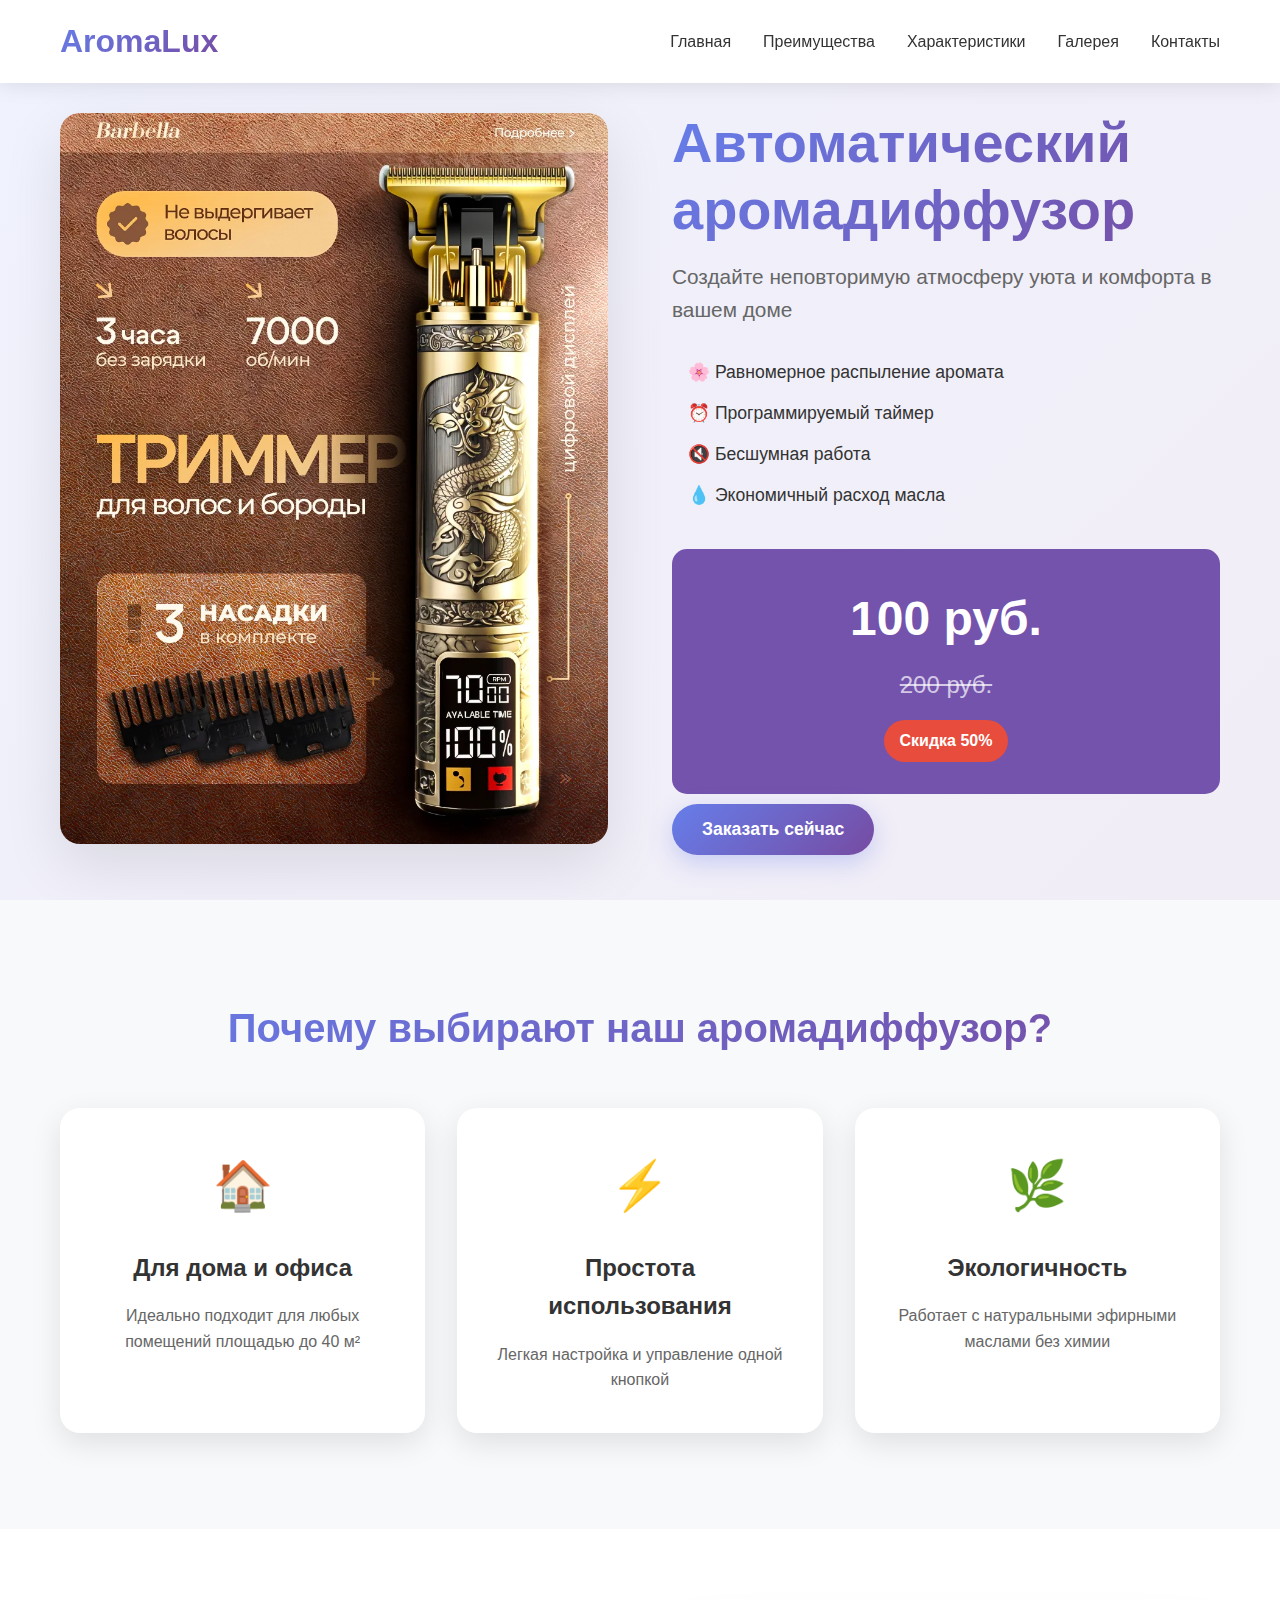
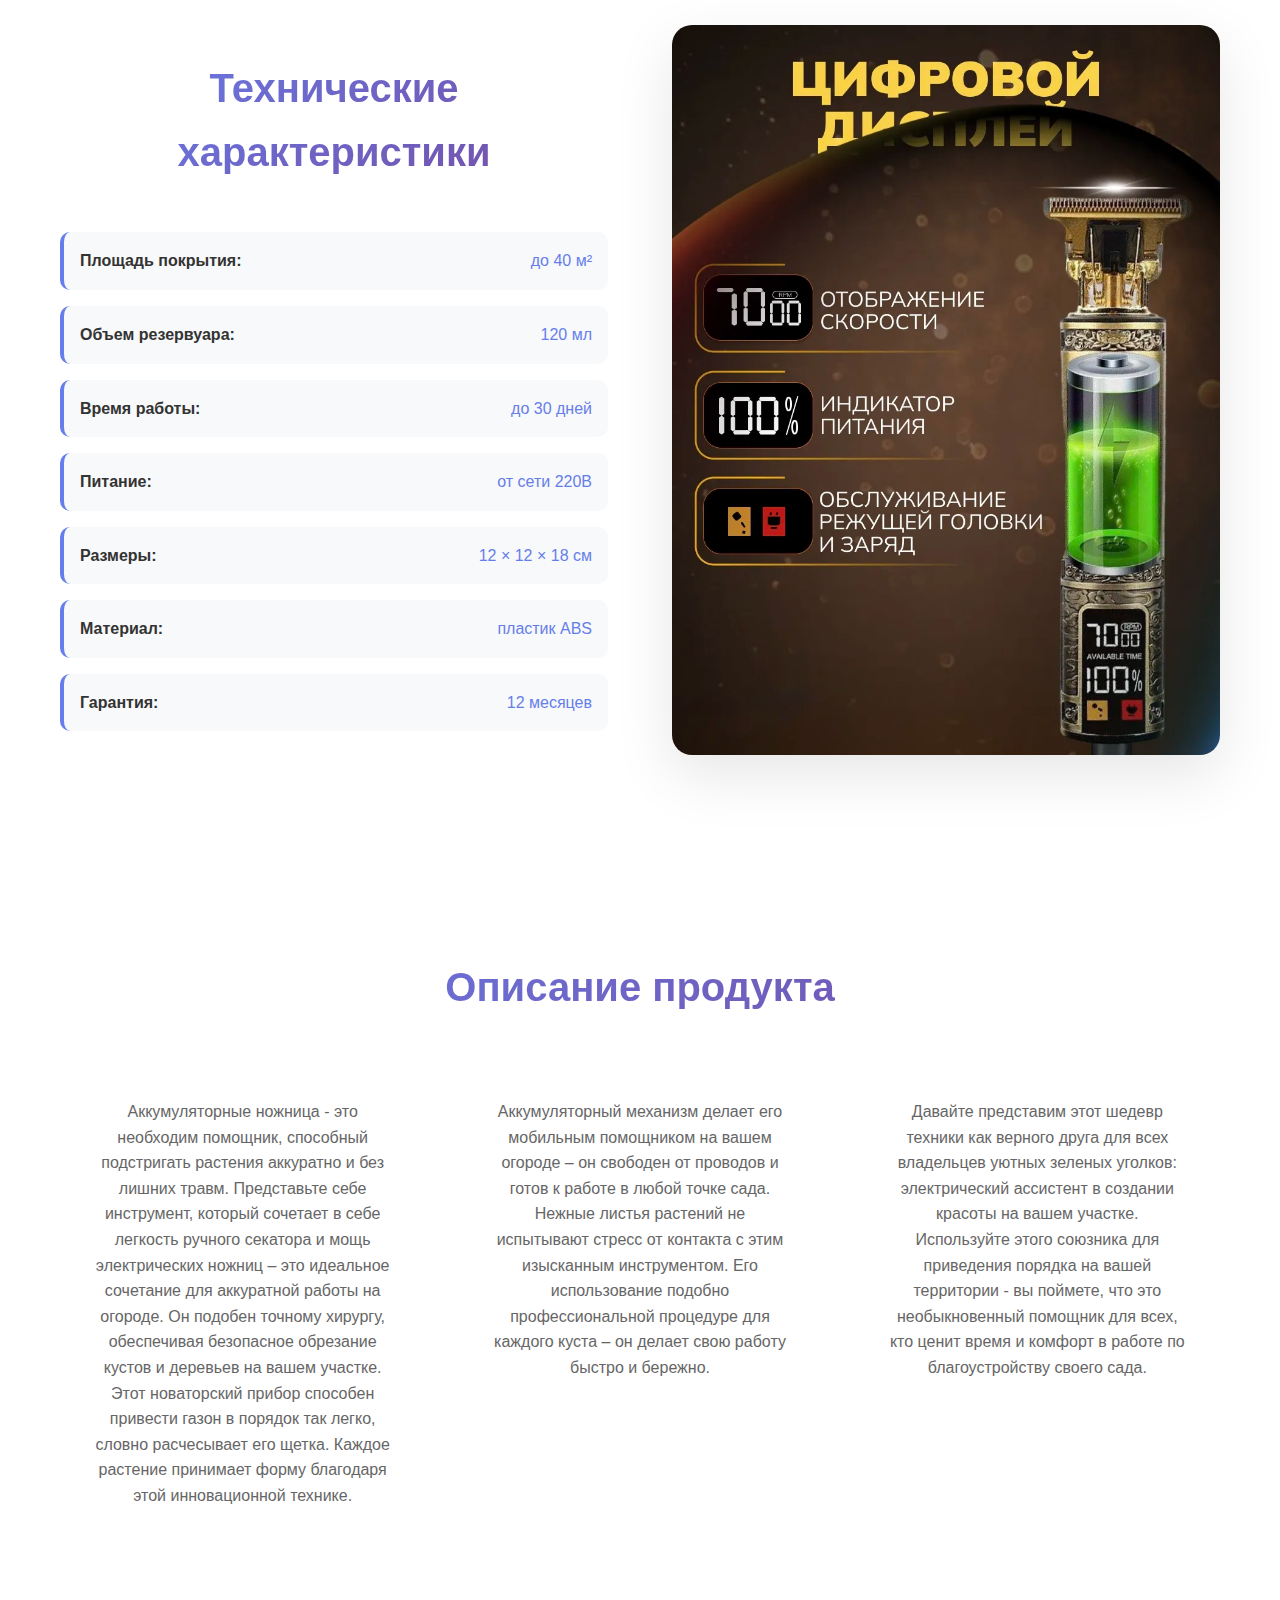
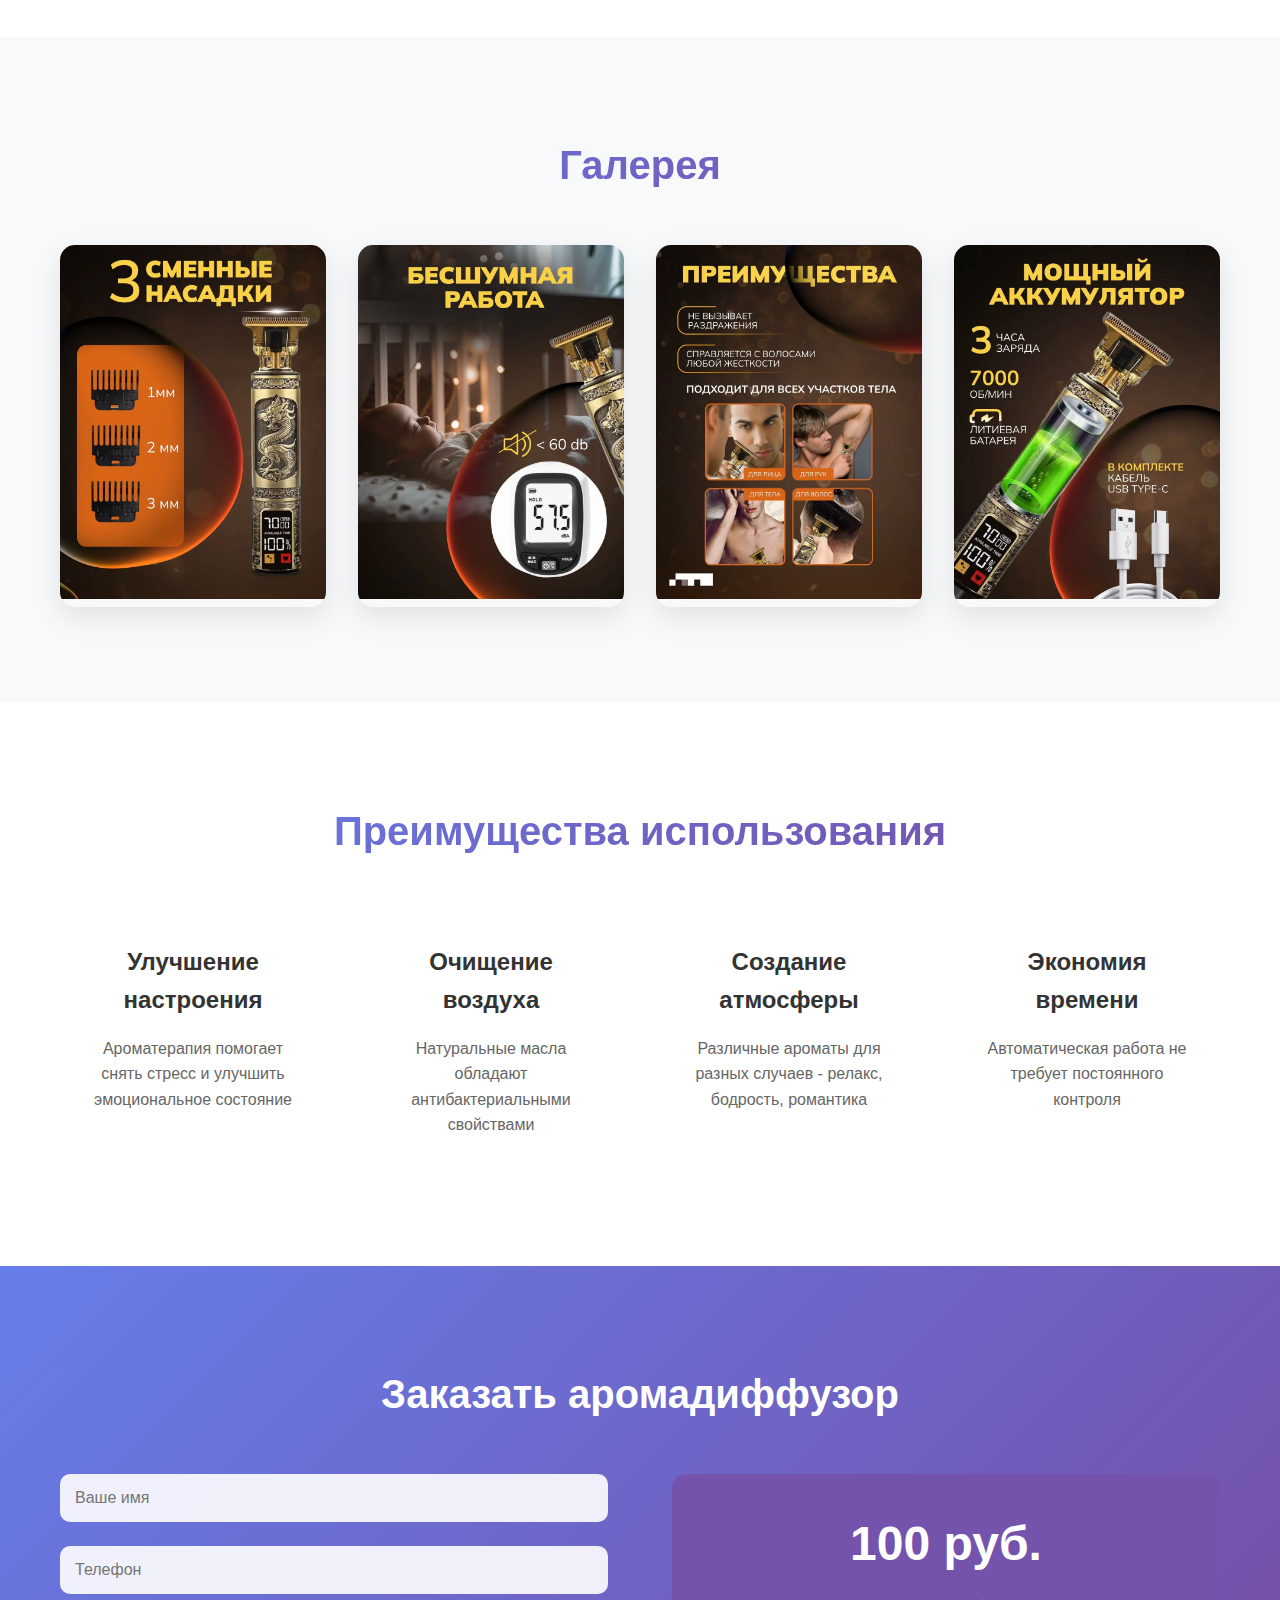
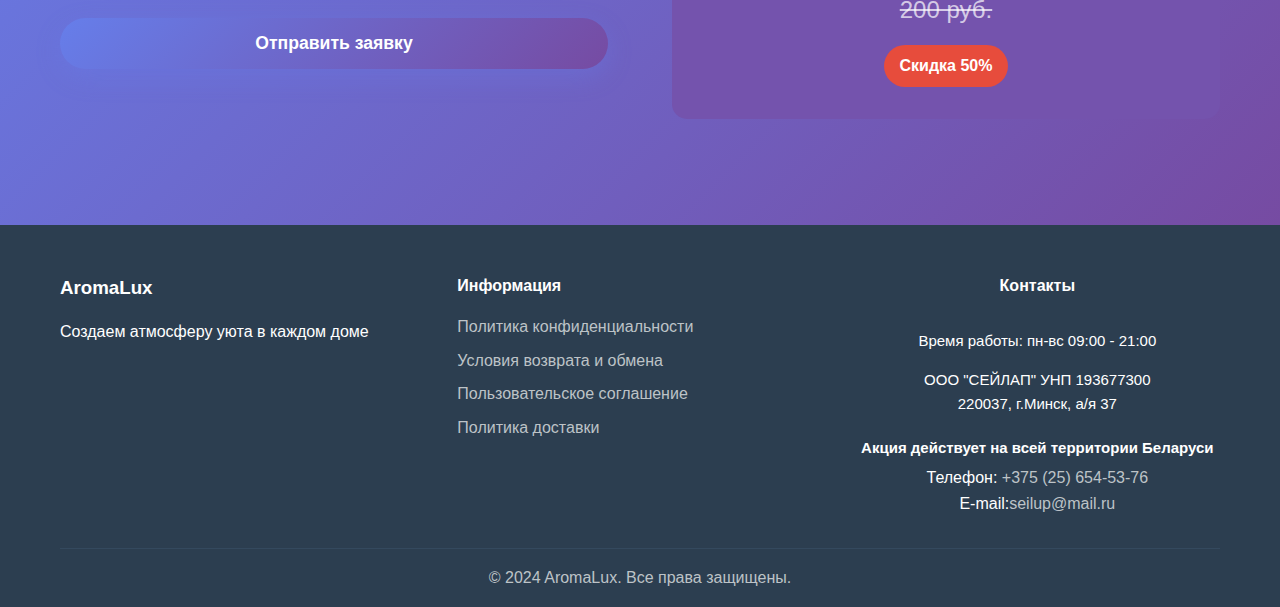
<file: index.html>
<!DOCTYPE html>
<html lang="ru">
<head>
    <meta charset="UTF-8">
    <meta name="viewport" content="width=device-width, initial-scale=1.0">
    <title>Автоматический аромадиффузор - Комфорт и уют в вашем доме</title>
    <meta name="description" content="Автоматический аромадиффузор для создания приятной атмосферы в доме и офисе. Инновационные технологии распыления аромата.">
    <link rel="stylesheet" href="style.css">
</head>
<body>
    <!-- Header -->
    <header class="header">
        <div class="container">
            <nav class="nav">
                <div class="logo">
                    <h1>AromaLux</h1>
                </div>
                <ul class="nav-menu">
                    <li><a href="#home" class="nav-link">Главная</a></li>
                    <li><a href="#features" class="nav-link">Преимущества</a></li>
                    <li><a href="#specifications" class="nav-link">Характеристики</a></li>
                    <li><a href="#gallery" class="nav-link">Галерея</a></li>
                    <li><a href="#contact" class="nav-link">Контакты</a></li>
                </ul>
                <div class="hamburger">
                    <span></span>
                    <span></span>
                    <span></span>
                </div>
            </nav>
        </div>
    </header>

    <!-- Hero Section -->
    <section id="home" class="hero">
        <div class="hero-background"></div>
        <div class="container">
            <div class="hero-content">
                <div class="hero-image">
                    <img src="images/1.webp" alt="Автоматический аромадиффузор" class="main-product-image">
                </div>
                <div class="hero-text">
                    <h2 class="hero-title">Автоматический аромадиффузор</h2>
                    <p class="hero-subtitle">Создайте неповторимую атмосферу уюта и комфорта в вашем доме</p>
                    <ul class="hero-features">
                        <li>🌸 Равномерное распыление аромата</li>
                        <li>⏰ Программируемый таймер</li>
                        <li>🔇 Бесшумная работа</li>
                        <li>💧 Экономичный расход масла</li>
                    </ul>
                    <div class="hero-cta">
                        <!-- <button class="btn btn-primary" onclick="scrollToSection('contact')">Заказать сейчас</button> -->
                        <!-- <span class="price">Всего за 89 руб.</span> -->

                        <div class="price-block">
                            <div class="price-main">100 руб.</div>
                            <div class="price-old">200 руб.</div>
                            <div class="discount">Скидка 50%</div>
                        </div>
                    </div>
                     <button class="btn btn-primary" onclick="scrollToSection('contact')">Заказать сейчас</button>
                </div>
            </div>
        </div>
    </section>

    <!-- Features Section -->
    <section id="features" class="features">
        <div class="container">
            <h2 class="section-title">Почему выбирают наш аромадиффузор?</h2>
            <div class="features-grid">
                <div class="feature-card">
                    <div class="feature-icon">🏠</div>
                    <h3>Для дома и офиса</h3>
                    <p>Идеально подходит для любых помещений площадью до 40 м²</p>
                </div>
                <div class="feature-card">
                    <div class="feature-icon">⚡</div>
                    <h3>Простота использования</h3>
                    <p>Легкая настройка и управление одной кнопкой</p>
                </div>
                <div class="feature-card">
                    <div class="feature-icon">🌿</div>
                    <h3>Экологичность</h3>
                    <p>Работает с натуральными эфирными маслами без химии</p>
                </div>
            </div>
        </div>
    </section>

    <!-- Specifications Section -->
    <section id="specifications" class="specifications">
        <div class="container">
            <div class="spec-content">
                <div class="spec-text">
                    <h2 class="section-title">Технические характеристики</h2>
                    <div class="spec-list">
                        <div class="spec-item">
                            <span class="spec-label">Площадь покрытия:</span>
                            <span class="spec-value">до 40 м²</span>
                        </div>
                        <div class="spec-item">
                            <span class="spec-label">Объем резервуара:</span>
                            <span class="spec-value">120 мл</span>
                        </div>
                        <div class="spec-item">
                            <span class="spec-label">Время работы:</span>
                            <span class="spec-value">до 30 дней</span>
                        </div>
                        <div class="spec-item">
                            <span class="spec-label">Питание:</span>
                            <span class="spec-value">от сети 220В</span>
                        </div>
                        <div class="spec-item">
                            <span class="spec-label">Размеры:</span>
                            <span class="spec-value">12 × 12 × 18 см</span>
                        </div>
                        <div class="spec-item">
                            <span class="spec-label">Материал:</span>
                            <span class="spec-value">пластик ABS</span>
                        </div>
                        <div class="spec-item">
                            <span class="spec-label">Гарантия:</span>
                            <span class="spec-value">12 месяцев</span>
                        </div>
                    </div>
                </div>
                <div class="spec-image">
                    <img src="images/2.webp" alt="Характеристики аромадиффузора">
                </div>
            </div>
        </div>
    </section>

    <!-- Text Section -->
    <section class="benefits">
        <div class="container">
            <h2 class="section-title">Описание продукта</h2>
            <div class="benefits-grid">
                <div class="benefit-item">
                    <p>
                        Аккумуляторные ножница - это необходим помощник, способный подстригать 
                        растения аккуратно и без лишних травм. Представьте себе инструмент, 
                        который сочетает в себе легкость ручного секатора и мощь электрических 
                        ножниц – это идеальное сочетание для аккуратной работы на огороде. Он 
                        подобен точному хирургу, обеспечивая безопасное обрезание кустов и деревьев 
                        на вашем участке. Этот новаторский прибор способен привести газон в порядок 
                        так легко, словно расчесывает его щетка. Каждое растение принимает форму 
                        благодаря этой инновационной технике.
                    </p>
                </div>
                <div class="benefit-item">
                    <p>
                        Аккумуляторный механизм делает его мобильным помощником на вашем огороде – 
                        он свободен от проводов и готов к работе в любой точке сада. Нежные листья 
                        растений не испытывают стресс от контакта с этим изысканным инструментом. 
                        Его использование подобно профессиональной процедуре для каждого куста – 
                        он делает свою работу быстро и бережно.
                    </p>
                </div>
                <div class="benefit-item">
                    <p>
                        Давайте представим этот шедевр техники как верного друга для всех владельцев 
                        уютных зеленых уголков: электрический ассистент в создании красоты на вашем 
                        участке. Используйте этого союзника для приведения порядка на вашей территории - 
                        вы поймете, что это необыкновенный помощник для всех, кто ценит время и комфорт 
                        в работе по благоустройству своего сада.
                    </p>
                </div>
            </div>
        </div>
    </section>

    <!-- Gallery Section -->
    <section id="gallery" class="gallery">
        <div class="container">
            <h2 class="section-title">Галерея</h2>
            <div class="gallery-grid">
                <div class="gallery-item" onclick="openModal('images/diffuser-1.jpg')">
                    <img src="images/3.webp" alt="Аромадиффузор в интерьере">
                </div>
                <div class="gallery-item" onclick="openModal('images/diffuser-2.jpg')">
                    <img src="images/4.webp" alt="Работающий диффузор">
                </div>
                <div class="gallery-item" onclick="openModal('images/diffuser-3.jpg')">
                    <img src="images/5.webp" alt="Комплектация">
                </div>
                <div class="gallery-item" onclick="openModal('images/diffuser-4.jpg')">
                    <img src="images/6.webp" alt="Различные модели">
                </div>
            </div>
        </div>
    </section>

    <!-- Benefits Section -->
    <section class="benefits">
        <div class="container">
            <h2 class="section-title">Преимущества использования</h2>
            <div class="benefits-grid">
                <div class="benefit-item">
                    <h3>Улучшение настроения</h3>
                    <p>Ароматерапия помогает снять стресс и улучшить эмоциональное состояние</p>
                </div>
                <div class="benefit-item">
                    <h3>Очищение воздуха</h3>
                    <p>Натуральные масла обладают антибактериальными свойствами</p>
                </div>
                <div class="benefit-item">
                    <h3>Создание атмосферы</h3>
                    <p>Различные ароматы для разных случаев - релакс, бодрость, романтика</p>
                </div>
                <div class="benefit-item">
                    <h3>Экономия времени</h3>
                    <p>Автоматическая работа не требует постоянного контроля</p>
                </div>
            </div>
        </div>
    </section>

    <!-- Contact Section -->
    <section id="contact" class="contact">
        <div class="container">
            <h2 class="section-title">Заказать аромадиффузор</h2>
            <div class="contact-content">
                <form class="contact-form" onsubmit="handleFormSubmit(event)" action="send.php" method="POST">
                    <input type="text" placeholder="Ваше имя" required>
                    <input type="text" name="phone" placeholder="Телефон" required>
                    <button type="submit" class="btn btn-primary">Отправить заявку</button>
                </form>

                <div class="contact-info">
                    <div class="price-block">
                        <div class="price-main">100 руб.</div>
                        <div class="price-old">200 руб.</div>
                        <div class="discount">Скидка 50%</div>
                    </div>
                </div>
            </div>
        </div>
    </section>

    <!-- Footer -->
    <footer class="footer">
        <div class="container">
            <div class="footer-content">
                <div class="footer-section">
                    <h3>AromaLux</h3>
                    <p>Создаем атмосферу уюта в каждом доме</p>
                </div>
                <div class="footer-section">
                    <h4>Информация</h4>
                    <ul>
                        <li><a href="politics.html">Политика конфиденциальности</a></li>
                        <li><a href="dogovor_vozvrata.html">Условия возврата и обмена</a></li>
                        <li><a href="agreement.html">Пользовательское соглашение</a></li>
                        <li><a href="delivery.html">Политика доставки</a></li>
                        

                        <!-- <li><a href="#home">О продукте</a></li>
                        <li><a href="#features">Преимущества</a></li>
                        <li><a href="#specifications">Характеристики</a></li> -->
                    </ul>
                </div>
                <div class="footer-section">
                    <h4 style="text-align: center;">Контакты</h4>
                    <p style="font-size: 15px; padding: 15px 0 0; text-align: center">Время работы: пн-вс 09:00 - 21:00</p>
                    <p style="font-size: 15px; padding: 15px; text-align: center">ООО "СЕЙЛАП" УНП 193677300<br/> 220037, г.Минск, а/я 37<br /></p>
                    <p style="font-size: 15px; padding: 5px; text-align: center; font-weight: bold;">Акция действует на всей территории Беларуси</p>
                    <p style="text-align: center">Телефон: <a href="tel:+375256545376">+375 (25) 654-53-76</a></p>
                    <p style="text-align: center">E-mail:<a href="mailto:seilup@mail.ru" target="_blank">seilup@mail.ru</a></p>
                </div>
            </div>
            <div class="footer-bottom">
                <p>&copy; 2024 AromaLux. Все права защищены.</p>
            </div>
        </div>
    </footer>

    <!-- Modal -->
    <div class="modal" id="imageModal" onclick="closeModal()">
        <img class="modal-content" id="modalImage">
        <span class="close" onclick="closeModal()">&times;</span>
    </div>

    <script src="script.js"></script>
    <script src="maskedinput.js"></script>
</body>
</html>
</file>
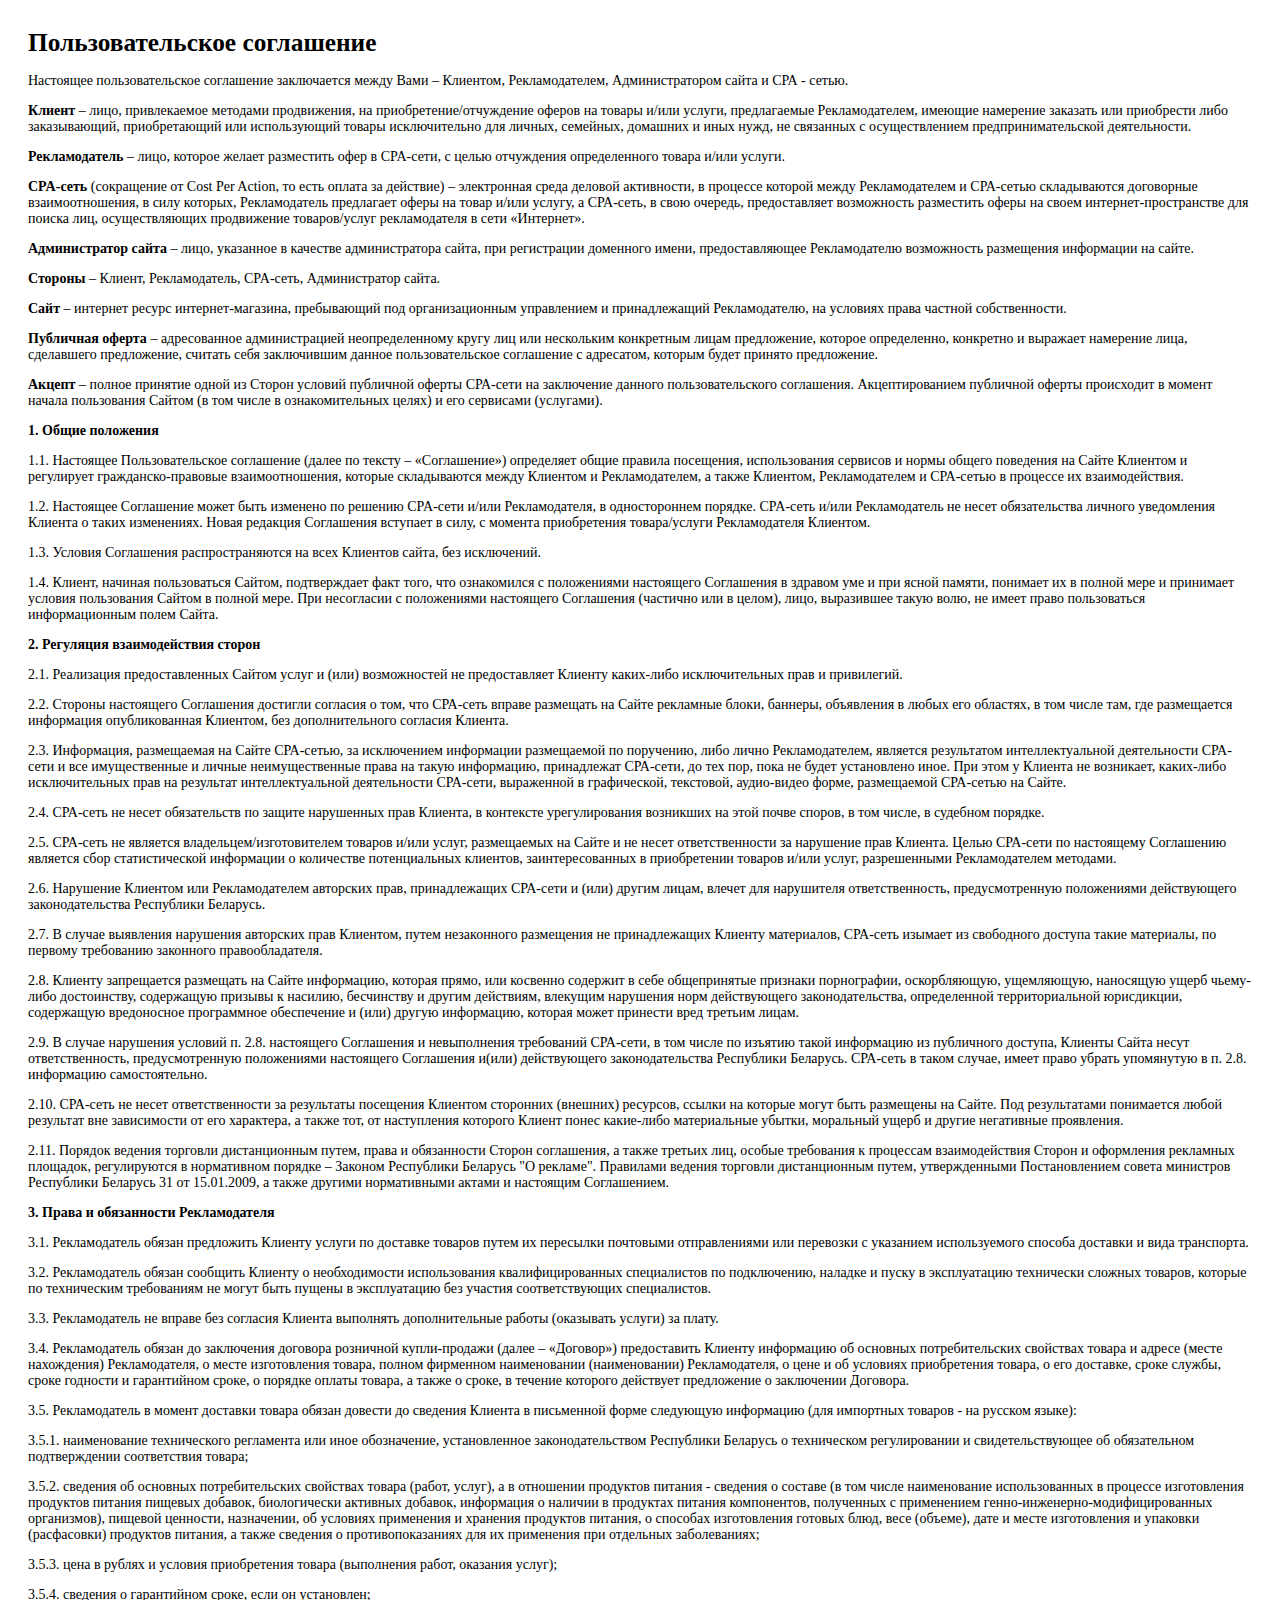
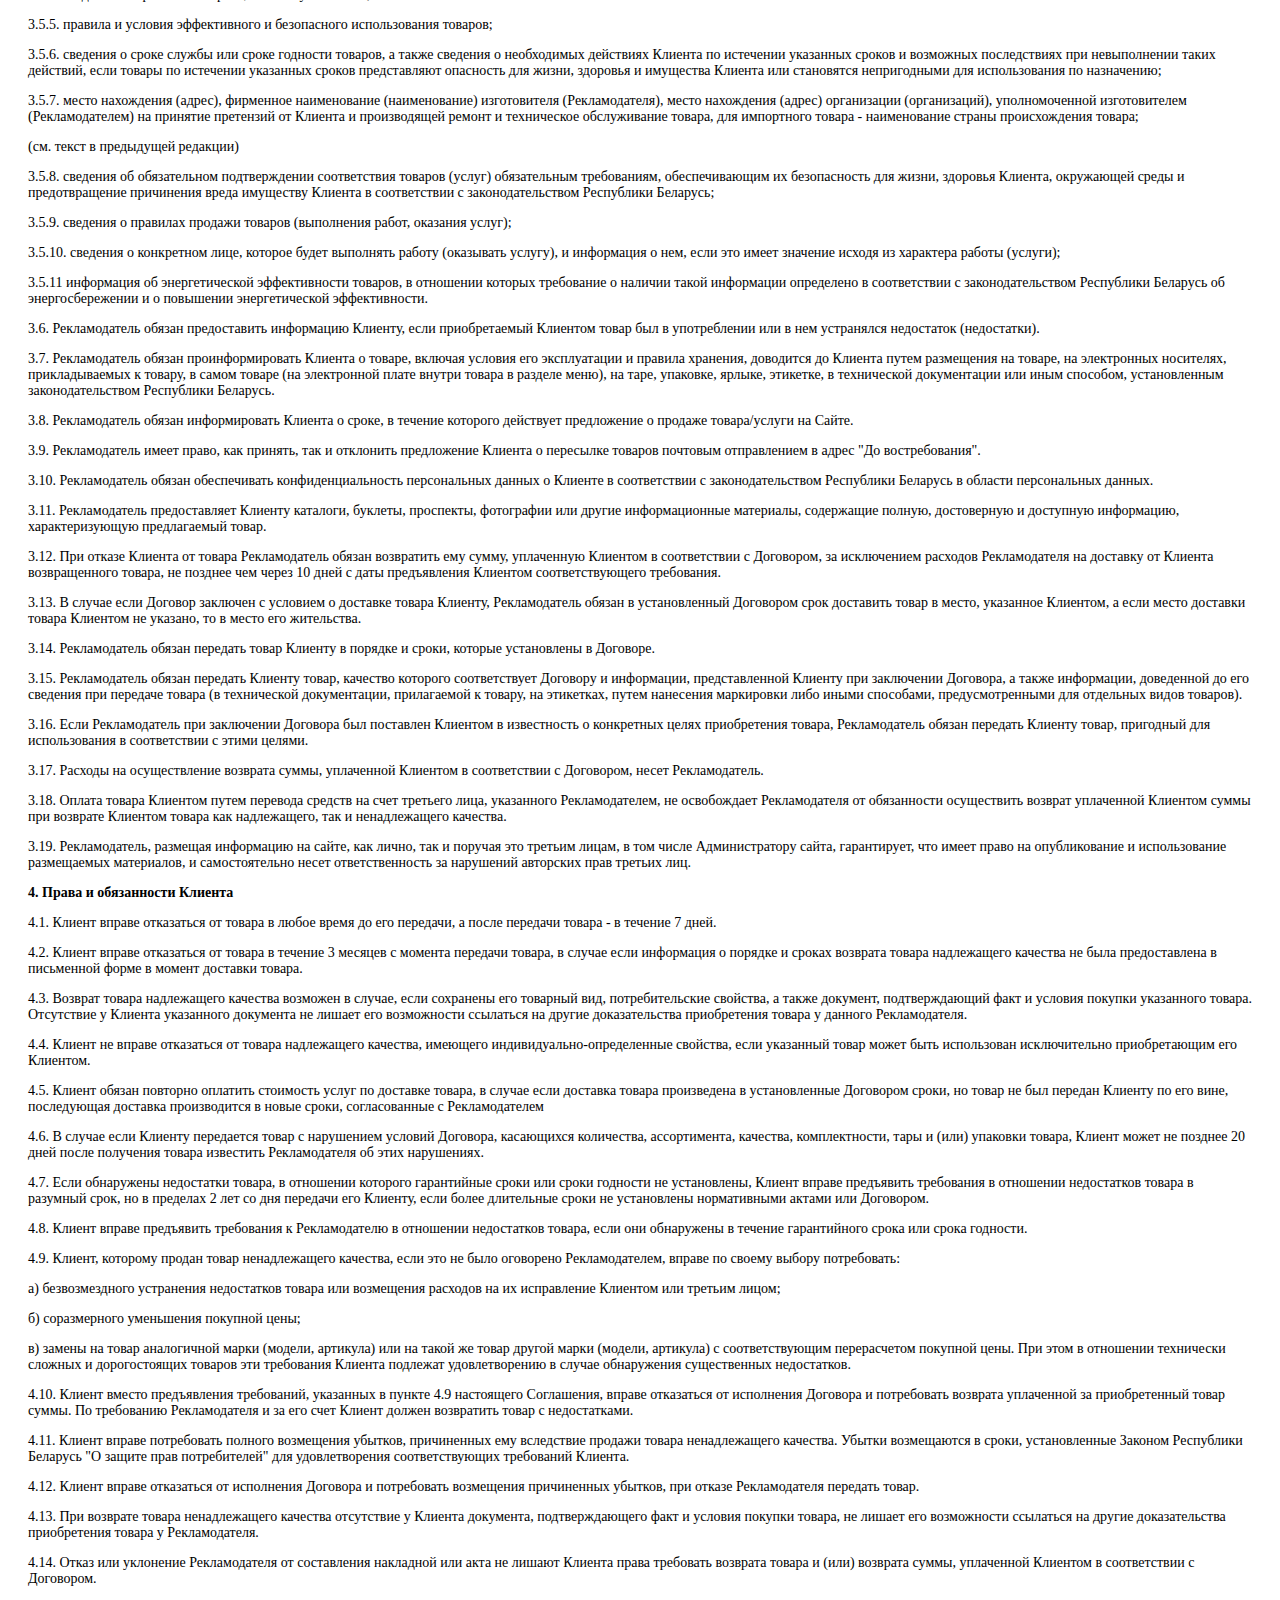
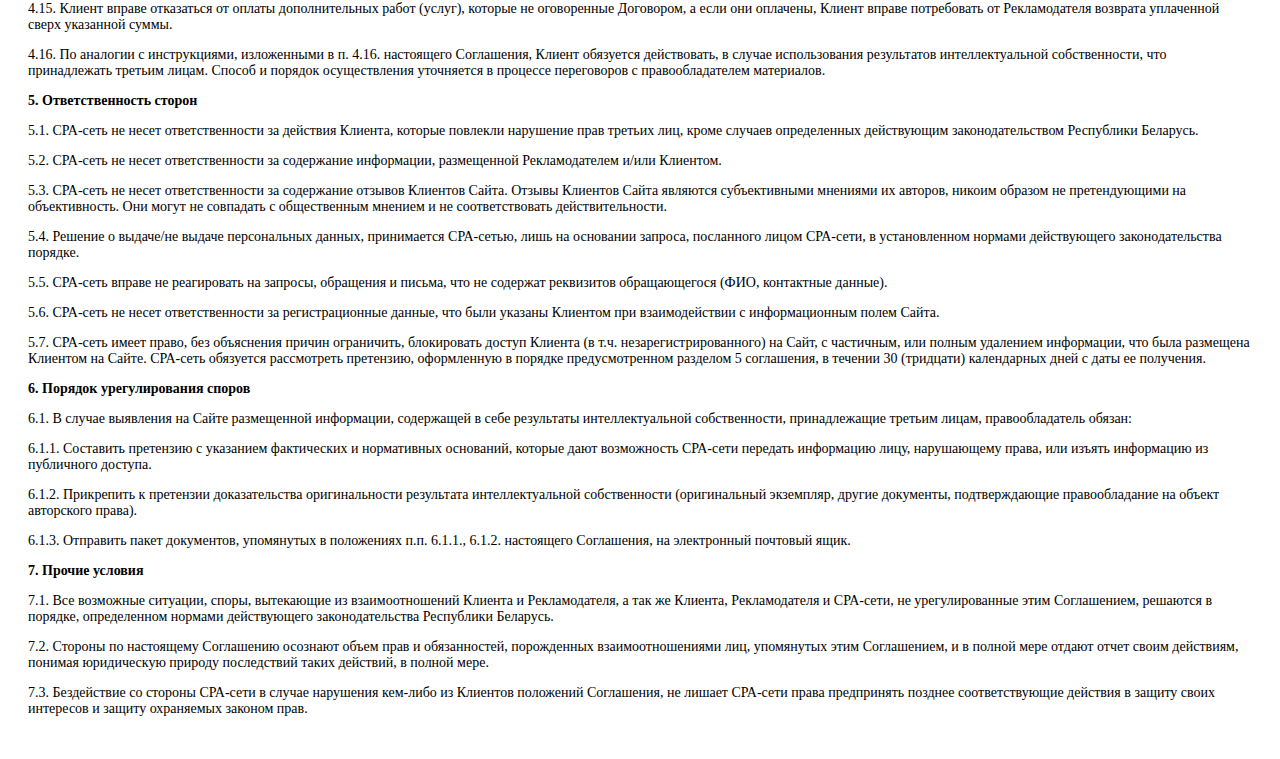
<file: agreement.html>
<html>
    <head>
        <title>Пользовательское соглашение</title>
        <meta charset="UTF-8" />
    </head>
    <body>
    <div style="padding: 20px; font-size: 14px;font-family: 'PT Sans';">
        <h1 style="font-family: 'PT Sans'; padding: 0; margin: 0; margin-bottom: 16px; font-size:19pt; font-weight: bold;">Пользовательское соглашение</h1>
    
        <p>Настоящее пользовательское соглашение заключается между Вами – Клиентом, Рекламодателем, Администратором сайта и СРА - сетью.
        </p>
        <p><strong>Клиент</strong> – лицо, привлекаемое методами продвижения, на приобретение/отчуждение оферов на товары и/или услуги, предлагаемые Рекламодателем, имеющие намерение заказать или приобрести либо заказывающий, приобретающий или использующий товары исключительно для личных, семейных, домашних и иных нужд, не связанных с осуществлением предпринимательской деятельности.
        </p>
        <p><strong>Рекламодатель</strong> – лицо, которое желает разместить офер в CPA-сети, с целью отчуждения определенного товара и/или услуги.
        </p>
        <p><strong>CPA-сеть</strong> (сокращение от Cost Per Action, то есть оплата за действие) – электронная среда деловой активности, в процессе которой между Рекламодателем и СРА-сетью складываются договорные взаимоотношения, в силу которых, Рекламодатель предлагает оферы на товар и/или услугу, а СРА-сеть, в свою очередь, предоставляет возможность разместить оферы на своем интернет-пространстве для поиска лиц, осуществляющих продвижение товаров/услуг рекламодателя в сети «Интернет».
        </p>
        <p><strong>Администратор сайта</strong> – лицо, указанное в качестве администратора сайта, при регистрации доменного имени, предоставляющее Рекламодателю возможность размещения информации на сайте.
        </p>
        <p><strong>Стороны</strong> – Клиент, Рекламодатель, CPA-сеть, Администратор сайта.
        </p>
        <p><strong>Сайт</strong> – интернет ресурс интернет-магазина, пребывающий под организационным управлением и принадлежащий Рекламодателю, на условиях права частной собственности.
        </p>
        <p><strong>Публичная оферта</strong> – адресованное администрацией неопределенному кругу лиц или нескольким конкретным лицам предложение, которое определенно, конкретно и выражает намерение лица, сделавшего предложение, считать себя заключившим данное пользовательское соглашение с адресатом, которым будет принято предложение.
        </p>
        <p><strong>Акцепт</strong> – полное принятие одной из Сторон условий публичной оферты СРА-сети на заключение данного пользовательского соглашения. Акцептированием публичной оферты происходит в момент начала пользования Сайтом (в том числе в ознакомительных целях) и его сервисами (услугами).
        </p>
        <p><strong>1. Общие положения</strong>
        </p>
        <p>1.1. Настоящее Пользовательское соглашение (далее по тексту – «Соглашение») определяет общие правила посещения, использования сервисов и нормы общего поведения на Сайте Клиентом и регулирует гражданско-правовые взаимоотношения, которые складываются между Клиентом и Рекламодателем, а также Клиентом, Рекламодателем и СРА-сетью в процессе их взаимодействия.
        </p>
        <p>1.2. Настоящее Соглашение может быть изменено по решению CPA-сети и/или Рекламодателя, в одностороннем порядке. CPA-сеть и/или Рекламодатель не несет обязательства личного уведомления Клиента о таких изменениях. Новая редакция Соглашения вступает в силу, с момента приобретения товара/услуги Рекламодателя Клиентом.
        </p>
        <p>1.3. Условия Соглашения распространяются на всех Клиентов сайта, без исключений.
        </p>
        <p>1.4. Клиент, начиная пользоваться Сайтом, подтверждает факт того, что ознакомился с положениями настоящего Соглашения в здравом уме и при ясной памяти, понимает их в полной мере и принимает условия пользования Сайтом в полной мере. При несогласии с положениями настоящего Соглашения (частично или в целом), лицо, выразившее такую волю, не имеет право пользоваться информационным полем Сайта.
        </p>
        <p><strong>2. Регуляция взаимодействия сторон</strong>
        </p>
        <p>2.1. Реализация предоставленных Сайтом услуг и (или) возможностей не предоставляет Клиенту каких-либо исключительных прав и привилегий.
        </p>
        <p>2.2. Стороны настоящего Соглашения достигли согласия о том, что СРА-сеть вправе размещать на Сайте рекламные блоки, баннеры, объявления в любых его областях, в том числе там, где размещается информация опубликованная Клиентом, без дополнительного согласия Клиента.
        </p>
        <p>2.3. Информация, размещаемая на Сайте СРА-сетью, за исключением информации размещаемой по поручению, либо лично Рекламодателем, является результатом интеллектуальной деятельности СРА-сети и все имущественные и личные неимущественные права на такую информацию, принадлежат СРА-сети, до тех пор, пока не будет установлено иное. При этом у Клиента не возникает, каких-либо исключительных прав на результат интеллектуальной деятельности СРА-сети, выраженной в графической, текстовой, аудио-видео форме, размещаемой СРА-сетью на Сайте.
        </p>
        <p>2.4. СРА-сеть не несет обязательств по защите нарушенных прав Клиента, в контексте урегулирования возникших на этой почве споров, в том числе, в судебном порядке.
        </p>
        <p>2.5. СРА-сеть не является владельцем/изготовителем товаров и/или услуг, размещаемых на Сайте и не несет ответственности за нарушение прав Клиента. Целью СРА-сети по настоящему Соглашению является сбор статистической информации о количестве потенциальных клиентов, заинтересованных в приобретении товаров и/или услуг, разрешенными Рекламодателем методами.
        </p>
        <p>2.6. Нарушение Клиентом или Рекламодателем авторских прав, принадлежащих СРА-сети и (или) другим лицам, влечет для нарушителя ответственность, предусмотренную положениями действующего законодательства Республики Беларусь.
        </p>
        <p>2.7. В случае выявления нарушения авторских прав Клиентом, путем незаконного размещения не принадлежащих Клиенту материалов, СРА-сеть изымает из свободного доступа такие материалы, по первому требованию законного правообладателя.
        </p>
        <p>2.8. Клиенту запрещается размещать на Сайте информацию, которая прямо, или косвенно содержит в себе общепринятые признаки порнографии, оскорбляющую, ущемляющую, наносящую ущерб чьему-либо достоинству, содержащую призывы к насилию, бесчинству и другим действиям, влекущим нарушения норм действующего законодательства, определенной территориальной юрисдикции, содержащую вредоносное программное обеспечение и (или) другую информацию, которая может принести вред третьим лицам.
        </p>
        <p>2.9. В случае нарушения условий п. 2.8. настоящего Соглашения и невыполнения требований СРА-сети, в том числе по изъятию такой информацию из публичного доступа, Клиенты Сайта несут ответственность, предусмотренную положениями настоящего Соглашения и(или) действующего законодательства Республики Беларусь. СРА-сеть в таком случае, имеет право убрать упомянутую в п. 2.8. информацию самостоятельно.
        </p>
        <p>2.10. СРА-сеть не несет ответственности за результаты посещения Клиентом сторонних (внешних) ресурсов, ссылки на которые могут быть размещены на Сайте. Под результатами понимается любой результат вне зависимости от его характера, а также тот, от наступления которого Клиент понес какие-либо материальные убытки, моральный ущерб и другие негативные проявления.
        </p>
        <p>2.11. Порядок ведения торговли дистанционным путем, права и обязанности Сторон соглашения, а также третьих лиц, особые требования к процессам взаимодействия Сторон и оформления рекламных площадок, регулируются в нормативном порядке – Законом Республики Беларусь "О рекламе".
Правилами ведения торговли дистанционным путем, утвержденными Постановлением совета министров Республики Беларусь  31 от 15.01.2009, а также другими нормативными актами и настоящим Соглашением.
        </p>
        <p><strong>3. Права и обязанности Рекламодателя</strong>
        </p>
        <p>3.1. Рекламодатель обязан предложить Клиенту услуги по доставке товаров путем их пересылки почтовыми отправлениями или перевозки с указанием используемого способа доставки и вида транспорта.
        </p>
        <p>3.2. Рекламодатель обязан сообщить Клиенту о необходимости использования квалифицированных специалистов по подключению, наладке и пуску в эксплуатацию технически сложных товаров, которые по техническим требованиям не могут быть пущены в эксплуатацию без участия соответствующих специалистов.
        </p>
        <p>3.3. Рекламодатель не вправе без согласия Клиента выполнять дополнительные работы (оказывать услуги) за плату.
        </p>
        <p>3.4. Рекламодатель обязан до заключения договора розничной купли-продажи (далее – «Договор») предоставить Клиенту информацию об основных потребительских свойствах товара и адресе (месте нахождения) Рекламодателя, о месте изготовления товара, полном фирменном наименовании (наименовании) Рекламодателя, о цене и об условиях приобретения товара, о его доставке, сроке службы, сроке годности и гарантийном сроке, о порядке оплаты товара, а также о сроке, в течение которого действует предложение о заключении Договора.
        </p>
        <p>3.5. Рекламодатель в момент доставки товара обязан довести до сведения Клиента в письменной форме следующую информацию (для импортных товаров - на русском языке):
        </p>
        <p>3.5.1. наименование технического регламента или иное обозначение, установленное законодательством Республики Беларусь о техническом регулировании и свидетельствующее об обязательном подтверждении соответствия товара;
        </p>
        <p>3.5.2. сведения об основных потребительских свойствах товара (работ, услуг), а в отношении продуктов питания - сведения о составе (в том числе наименование использованных в процессе изготовления продуктов питания пищевых добавок, биологически активных добавок, информация о наличии в продуктах питания компонентов, полученных с применением генно-инженерно-модифицированных организмов), пищевой ценности, назначении, об условиях применения и хранения продуктов питания, о способах изготовления готовых блюд, весе (объеме), дате и месте изготовления и упаковки (расфасовки) продуктов питания, а также сведения о противопоказаниях для их применения при отдельных заболеваниях;
        </p>
        <p>3.5.3. цена в рублях и условия приобретения товара (выполнения работ, оказания услуг);
        </p>
        <p>3.5.4. сведения о гарантийном сроке, если он установлен;
        </p>
        <p>3.5.5. правила и условия эффективного и безопасного использования товаров;
        </p>
        <p>3.5.6. сведения о сроке службы или сроке годности товаров, а также сведения о необходимых действиях Клиента по истечении указанных сроков и возможных последствиях при невыполнении таких действий, если товары по истечении указанных сроков представляют опасность для жизни, здоровья и имущества Клиента или становятся непригодными для использования по назначению;
        </p>
        <p>3.5.7. место нахождения (адрес), фирменное наименование (наименование) изготовителя (Рекламодателя), место нахождения (адрес) организации (организаций), уполномоченной изготовителем (Рекламодателем) на принятие претензий от Клиента и производящей ремонт и техническое обслуживание товара, для импортного товара - наименование страны происхождения товара;
        </p>
        <p>(см. текст в предыдущей редакции)
        </p>
        <p>3.5.8. сведения об обязательном подтверждении соответствия товаров (услуг) обязательным требованиям, обеспечивающим их безопасность для жизни, здоровья Клиента, окружающей среды и предотвращение причинения вреда имуществу Клиента в соответствии с законодательством Республики Беларусь;
        </p>
        <p>3.5.9. сведения о правилах продажи товаров (выполнения работ, оказания услуг);
        </p>
        <p>3.5.10. сведения о конкретном лице, которое будет выполнять работу (оказывать услугу), и информация о нем, если это имеет значение исходя из характера работы (услуги);
        </p>
        <p>3.5.11 информация об энергетической эффективности товаров, в отношении которых требование о наличии такой информации определено в соответствии с законодательством Республики Беларусь об энергосбережении и о повышении энергетической эффективности.
        </p>
        <p>3.6. Рекламодатель обязан предоставить информацию Клиенту, если приобретаемый Клиентом товар был в употреблении или в нем устранялся недостаток (недостатки).
        </p>
        <p>3.7. Рекламодатель обязан проинформировать Клиента о товаре, включая условия его эксплуатации и правила хранения, доводится до Клиента путем размещения на товаре, на электронных носителях, прикладываемых к товару, в самом товаре (на электронной плате внутри товара в разделе меню), на таре, упаковке, ярлыке, этикетке, в технической документации или иным способом, установленным законодательством Республики Беларусь.
        </p>
        <p>3.8. Рекламодатель обязан информировать Клиента о сроке, в течение которого действует предложение о продаже товара/услуги на Сайте.
        </p>
        <p>3.9. Рекламодатель имеет право, как принять, так и отклонить предложение Клиента о пересылке товаров почтовым отправлением в адрес "До востребования".
        </p>
        <p>3.10. Рекламодатель обязан обеспечивать конфиденциальность персональных данных о Клиенте в соответствии с законодательством Республики Беларусь в области персональных данных.
        </p>
        <p>3.11. Рекламодатель предоставляет Клиенту каталоги, буклеты, проспекты, фотографии или другие информационные материалы, содержащие полную, достоверную и доступную информацию, характеризующую предлагаемый товар.
        </p>
        <p>3.12. При отказе Клиента от товара Рекламодатель обязан возвратить ему сумму, уплаченную Клиентом в соответствии с Договором, за исключением расходов Рекламодателя на доставку от Клиента возвращенного товара, не позднее чем через 10 дней с даты предъявления Клиентом соответствующего требования.
        </p>
        <p>3.13. В случае если Договор заключен с условием о доставке товара Клиенту, Рекламодатель обязан в установленный Договором срок доставить товар в место, указанное Клиентом, а если место доставки товара Клиентом не указано, то в место его жительства.
        </p>
        <p>3.14. Рекламодатель обязан передать товар Клиенту в порядке и сроки, которые установлены в Договоре.
        </p>
        <p>3.15. Рекламодатель обязан передать Клиенту товар, качество которого соответствует Договору и информации, представленной Клиенту при заключении Договора, а также информации, доведенной до его сведения при передаче товара (в технической документации, прилагаемой к товару, на этикетках, путем нанесения маркировки либо иными способами, предусмотренными для отдельных видов товаров).
        </p>
        <p>3.16. Если Рекламодатель при заключении Договора был поставлен Клиентом в известность о конкретных целях приобретения товара, Рекламодатель обязан передать Клиенту товар, пригодный для использования в соответствии с этими целями.
        </p>
        <p>3.17. Расходы на осуществление возврата суммы, уплаченной Клиентом в соответствии с Договором, несет Рекламодатель.
        </p>
        <p>3.18. Оплата товара Клиентом путем перевода средств на счет третьего лица, указанного Рекламодателем, не освобождает Рекламодателя от обязанности осуществить возврат уплаченной Клиентом суммы при возврате Клиентом товара как надлежащего, так и ненадлежащего качества.
        </p>
        <p>3.19. Рекламодатель, размещая информацию на сайте, как лично, так и поручая это третьим лицам, в том числе Администратору сайта, гарантирует, что имеет право на опубликование и использование размещаемых материалов, и самостоятельно несет ответственность за нарушений авторских прав третьих лиц.
        </p>
        <p><strong>4. Права и обязанности Клиента</strong>
        </p>
        <p>4.1. Клиент вправе отказаться от товара в любое время до его передачи, а после передачи товара - в течение 7 дней.
        </p>
        <p>4.2. Клиент вправе отказаться от товара в течение 3 месяцев с момента передачи товара, в случае если информация о порядке и сроках возврата товара надлежащего качества не была предоставлена в письменной форме в момент доставки товара.
        </p>
        <p>4.3. Возврат товара надлежащего качества возможен в случае, если сохранены его товарный вид, потребительские свойства, а также документ, подтверждающий факт и условия покупки указанного товара. Отсутствие у Клиента указанного документа не лишает его возможности ссылаться на другие доказательства приобретения товара у данного Рекламодателя.
        </p>
        <p>4.4. Клиент не вправе отказаться от товара надлежащего качества, имеющего индивидуально-определенные свойства, если указанный товар может быть использован исключительно приобретающим его Клиентом.
        </p>
        <p>4.5. Клиент обязан повторно оплатить стоимость услуг по доставке товара, в случае если доставка товара произведена в установленные Договором сроки, но товар не был передан Клиенту по его вине, последующая доставка производится в новые сроки, согласованные с Рекламодателем
        </p>
        <p>4.6. В случае если Клиенту передается товар с нарушением условий Договора, касающихся количества, ассортимента, качества, комплектности, тары и (или) упаковки товара, Клиент может не позднее 20 дней после получения товара известить Рекламодателя об этих нарушениях.
        </p>
        <p>4.7. Если обнаружены недостатки товара, в отношении которого гарантийные сроки или сроки годности не установлены, Клиент вправе предъявить требования в отношении недостатков товара в разумный срок, но в пределах 2 лет со дня передачи его Клиенту, если более длительные сроки не установлены нормативными актами или Договором.
        </p>
        <p>4.8. Клиент вправе предъявить требования к Рекламодателю в отношении недостатков товара, если они обнаружены в течение гарантийного срока или срока годности.
        </p>
        <p>4.9. Клиент, которому продан товар ненадлежащего качества, если это не было оговорено Рекламодателем, вправе по своему выбору потребовать:
        </p>
        <p>а) безвозмездного устранения недостатков товара или возмещения расходов на их исправление Клиентом или третьим лицом;
        </p>
        <p>б) соразмерного уменьшения покупной цены;
        </p>
        <p>в) замены на товар аналогичной марки (модели, артикула) или на такой же товар другой марки (модели, артикула) с соответствующим перерасчетом покупной цены. При этом в отношении технически сложных и дорогостоящих товаров эти требования Клиента подлежат удовлетворению в случае обнаружения существенных недостатков.
        </p>
        <p>4.10. Клиент вместо предъявления требований, указанных в пункте 4.9 настоящего Соглашения, вправе отказаться от исполнения Договора и потребовать возврата уплаченной за приобретенный товар суммы. По требованию Рекламодателя и за его счет Клиент должен возвратить товар с недостатками.
        </p>
        <p>4.11. Клиент вправе потребовать полного возмещения убытков, причиненных ему вследствие продажи товара ненадлежащего качества. Убытки возмещаются в сроки, установленные Законом Республики Беларусь "О защите прав потребителей" для удовлетворения соответствующих требований Клиента.
        </p>
        <p>4.12. Клиент вправе отказаться от исполнения Договора и потребовать возмещения причиненных убытков, при отказе Рекламодателя передать товар.
        </p>
        <p>4.13. При возврате товара ненадлежащего качества отсутствие у Клиента документа, подтверждающего факт и условия покупки товара, не лишает его возможности ссылаться на другие доказательства приобретения товара у Рекламодателя.
        </p>
        <p>4.14. Отказ или уклонение Рекламодателя от составления накладной или акта не лишают Клиента права требовать возврата товара и (или) возврата суммы, уплаченной Клиентом в соответствии с Договором.
        </p>
        <p>4.15. Клиент вправе отказаться от оплаты дополнительных работ (услуг), которые не оговоренные Договором, а если они оплачены, Клиент вправе потребовать от Рекламодателя возврата уплаченной сверх указанной суммы.
        </p>
        <p>4.16. По аналогии с инструкциями, изложенными в п. 4.16. настоящего Соглашения, Клиент обязуется действовать, в случае использования результатов интеллектуальной собственности, что принадлежать третьим лицам. Способ и порядок осуществления уточняется в процессе переговоров с правообладателем материалов.
        </p>
        <p><strong>5. Ответственность сторон</strong>
        </p>
        <p>5.1. СРА-сеть не несет ответственности за действия Клиента, которые повлекли нарушение прав третьих лиц, кроме случаев определенных действующим законодательством Республики Беларусь.
        </p>
        <p>5.2. СРА-сеть не несет ответственности за содержание информации, размещенной Рекламодателем и/или Клиентом.
        </p>
        <p>5.3. СРА-сеть не несет ответственности за содержание отзывов Клиентов Сайта. Отзывы Клиентов Сайта являются субъективными мнениями их авторов, никоим образом не претендующими на объективность. Они могут не совпадать с общественным мнением и не соответствовать действительности.
        </p>
        <p>5.4. Решение о выдаче/не выдаче персональных данных, принимается СРА-сетью, лишь на основании запроса, посланного лицом СРА-сети, в установленном нормами действующего законодательства порядке.
        </p>
        <p>5.5. СРА-сеть вправе не реагировать на запросы, обращения и письма, что не содержат реквизитов обращающегося (ФИО, контактные данные).
        </p>
        <p>5.6. СРА-сеть не несет ответственности за регистрационные данные, что были указаны Клиентом при взаимодействии с информационным полем Сайта.
        </p>
        <p>5.7. СРА-сеть имеет право, без объяснения причин ограничить, блокировать доступ Клиента (в т.ч. незарегистрированного) на Сайт, с частичным, или полным удалением информации, что была размещена Клиентом на Сайте. СРА-сеть обязуется рассмотреть претензию, оформленную в порядке предусмотренном разделом 5 соглашения, в течении 30 (тридцати) календарных дней с даты ее получения.
        </p>
        <p><strong>6. Порядок урегулирования споров</strong>
        </p>
        <p>6.1. В случае выявления на Сайте размещенной информации, содержащей в себе результаты интеллектуальной собственности, принадлежащие третьим лицам, правообладатель обязан:
        </p>
        <p>6.1.1. Составить претензию с указанием фактических и нормативных оснований, которые дают возможность СРА-сети передать информацию лицу, нарушающему права, или изъять информацию из публичного доступа.
        </p>
        <p>6.1.2. Прикрепить к претензии доказательства оригинальности результата интеллектуальной собственности (оригинальный экземпляр, другие документы, подтверждающие правообладание на объект авторского права).
        </p>
        <p>6.1.3. Отправить пакет документов, упомянутых в положениях п.п. 6.1.1., 6.1.2. настоящего Соглашения, на электронный почтовый ящик.</a>
        </p>
        <p><strong>7. Прочие условия</strong>
        </p>
        <p>7.1. Все возможные ситуации, споры, вытекающие из взаимоотношений Клиента и Рекламодателя, а так же Клиента, Рекламодателя и СРА-сети, не урегулированные этим Соглашением, решаются в порядке, определенном нормами действующего законодательства Республики Беларусь.
        </p>
        <p>7.2. Стороны по настоящему Соглашению осознают объем прав и обязанностей, порожденных взаимоотношениями лиц, упомянутых этим Соглашением, и в полной мере отдают отчет своим действиям, понимая юридическую природу последствий таких действий, в полной мере.
        </p>
        <p>7.3. Бездействие со стороны СРА-сети в случае нарушения кем-либо из Клиентов положений Соглашения, не лишает СРА-сети права предпринять позднее соответствующие действия в защиту своих интересов и защиту охраняемых законом прав.
        </p>
    </body>
    </html>
</file>
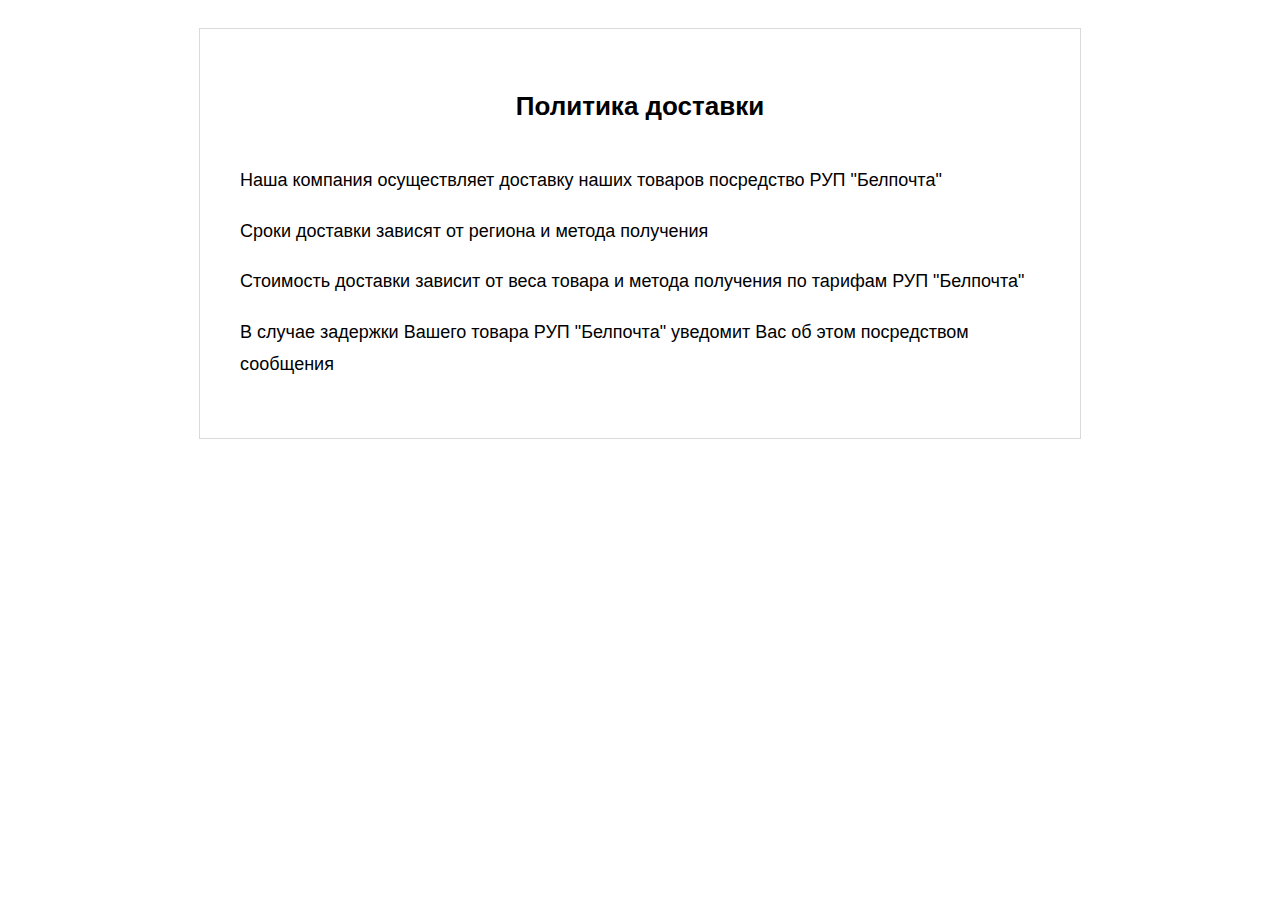
<file: delivery.html>
<html>
  <head>
    <meta charset="UTF-8" />
    <meta name="viewport" content="width=device-width, initial-scale=1.0" />
  </head>

  <style>
    body {
      font-family: "Arial";
      padding: 20px;
    }
    .politic {
      max-width: 800px;
      margin: 0px auto;
      padding: 20px 40px 40px 40px;
      border: 1px solid #dadada;
      line-height: 20px;
    }
    h1 {
      font-size: 26px;
      font-weight: bold;
      text-align: center;
      padding: 30px;
    }
    p {
      font-size: 18px;
      line-height: 1.8em;
    }

    @media (max-width: 900px) {
      p {
        font-size: 14px;
        line-height: 1.5em;
        text-align: justify;
        padding: 10px 10px;
      }
      body {
        padding: 0px;
      }
      .politic {
        max-width: 100%;
        margin: 0px auto;
        padding: 0;
        border: 0px solid #dadada;
        line-height: 20px;
      }
      h1 {
        font-size: 20px;
        font-weight: bold;
        text-align: center;
        padding: 5px;
        line-height: 25px;
      }
    }
  </style>
  <body>
    <div class="politic">
      <h1>Политика доставки</h1>
      <p>
        Наша компания осуществляет доставку наших товаров посредство РУП
        "Белпочта"
      </p>
      <p>Сроки доставки зависят от региона и метода получения</p>
      <p>
        Стоимость доставки зависит от веса товара и метода получения по тарифам
        РУП "Белпочта"
      </p>
      <p>
        В случае задержки Вашего товара РУП "Белпочта" уведомит Вас об этом
        посредством сообщения
      </p>
    </div>
  </body>
</html>
</file>
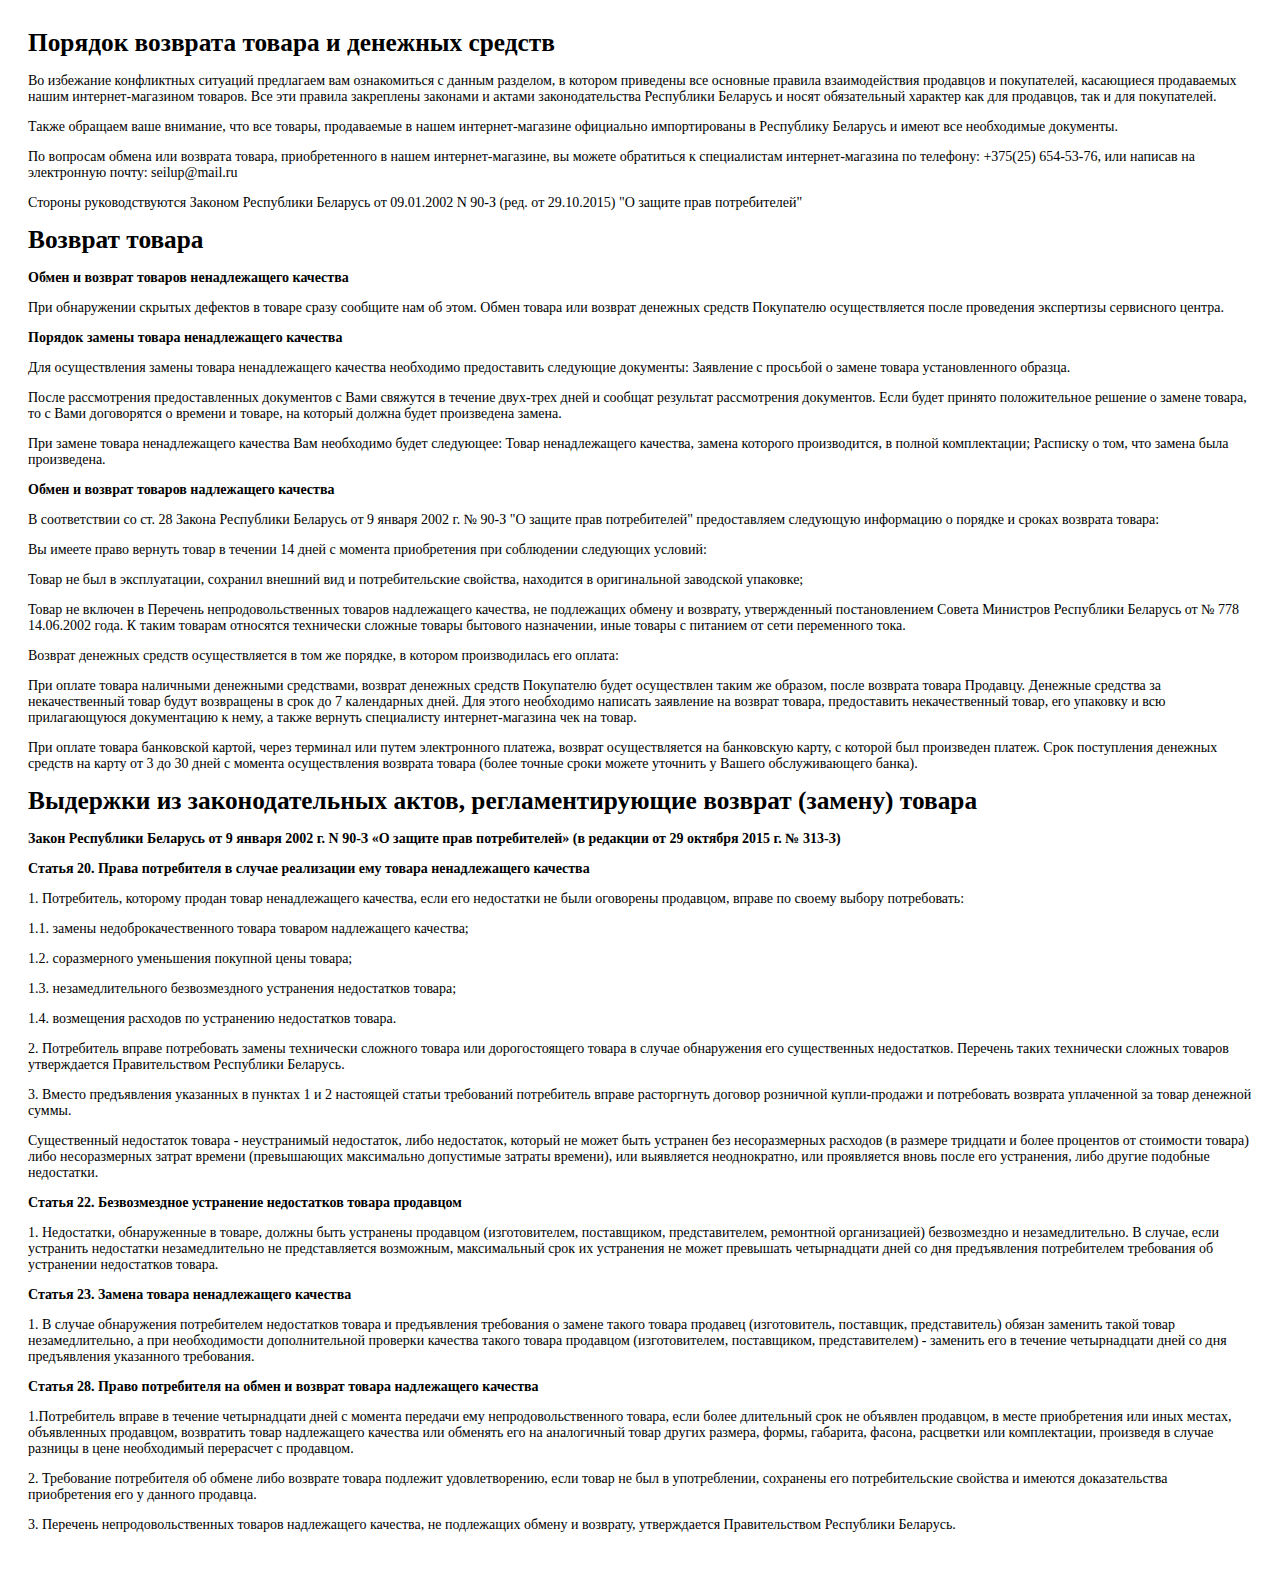
<file: dogovor_vozvrata.html>
<!DOCTYPE html>
<head>
  <meta charset="UTF-8">
  <title>Договор возврата товаров и денежных средств</title>
</head>
<body>
  <div style="padding: 20px; font-size: 14px;font-family: 'PT Sans';">
    <h1 style="font-family: 'PT Sans'; padding: 0; margin: 0; margin-bottom: 16px; font-size:19pt; font-weight: bold;">Порядок возврата товара и денежных средств</h1>
  <p>Во избежание конфликтных ситуаций предлагаем вам ознакомиться с данным разделом, в
    котором приведены все основные правила взаимодействия продавцов и покупателей,
    касающиеся продаваемых нашим интернет-магазином товаров. Все эти правила закреплены
    законами и актами законодательства Республики Беларусь и носят обязательный характер как для
    продавцов, так и для покупателей.</p>
    <p>
Также обращаем ваше внимание, что все товары, продаваемые в нашем интернет-магазине
официально импортированы в Республику Беларусь и имеют все необходимые документы.
    </p>
    <p>По вопросам обмена или возврата товара, приобретенного в нашем интернет-магазине, вы
можете обратиться к специалистам интернет-магазина по телефону: +375(25) 654-53-76, или
написав на электронную почту: seilup@mail.ru</p>
<p>Стороны руководствуются Законом Республики Беларусь от 09.01.2002 N 90-З (ред. от 29.10.2015)
"О защите прав потребителей"</p>
<h1 style="font-family: 'PT Sans'; padding: 0; margin: 0; margin-bottom: 16px; font-size:19pt; font-weight: bold;">Возврат товара</h1>
<p><strong>Обмен и возврат товаров ненадлежащего качества</strong></p>
<p>При обнаружении скрытых дефектов в товаре сразу сообщите нам об этом. Обмен товара или
  возврат денежных средств Покупателю осуществляется после проведения экспертизы сервисного
  центра.</p>
  <p><strong>Порядок замены товара ненадлежащего качества</strong></p>
<p>Для осуществления замены товара ненадлежащего качества необходимо предоставить
  следующие документы:
  Заявление с просьбой о замене товара установленного образца.</p>
  <p>После рассмотрения предоставленных документов с Вами свяжутся в течение двух-трех дней и
    сообщат результат рассмотрения документов. Если будет принято положительное решение о
    замене товара, то с Вами договорятся о времени и товаре, на который должна будет произведена
    замена.</p>
    <p>При замене товара ненадлежащего качества Вам необходимо будет следующее:
      Товар ненадлежащего качества, замена которого производится, в полной комплектации;
      Расписку о том, что замена была произведена.</p>
      <p><strong>Обмен и возврат товаров надлежащего качества</strong></p>
      <p>В соответствии со ст. 28 Закона Республики Беларусь от 9 января 2002 г. № 90-З "О защите прав
        потребителей" предоставляем следующую информацию о порядке и сроках возврата товара:</p><p>
        Вы имеете право вернуть товар в течении 14 дней с момента приобретения при соблюдении
        следующих условий:
        </p>
        <p>Товар не был в эксплуатации, сохранил внешний вид и потребительские свойства, находится в
          оригинальной заводской упаковке;
          </p><p>
          Товар не включен в Перечень непродовольственных товаров надлежащего качества, не
          подлежащих обмену и возврату, утвержденный постановлением Совета Министров Республики
          Беларусь от № 778 14.06.2002 года. К таким товарам относятся технически сложные товары
          бытового назначении, иные товары с питанием от сети переменного тока.</p>
    <p>Возврат денежных средств осуществляется в том же порядке, в котором производилась его
      оплата:</p><p>
      При оплате товара наличными денежными средствами, возврат денежных средств Покупателю
      будет осуществлен таким же образом, после возврата товара Продавцу. Денежные средства за некачественный товар будут возвращены в срок до 7 календарных дней.
      Для этого необходимо написать заявление на возврат товара, предоставить некачественный
      товар, его упаковку и всю прилагающуюся документацию к нему, а также вернуть специалисту
      интернет-магазина чек на товар.</p>
      <p>При оплате товара банковской картой, через терминал или путем электронного платежа, возврат
        осуществляется на банковскую карту, с которой был произведен платеж. Срок поступления
        денежных средств на карту от 3 до 30 дней с момента осуществления возврата товара (более
        точные сроки можете уточнить у Вашего обслуживающего банка). </p>
        <h1 style="font-family: 'PT Sans'; padding: 0; margin: 0; margin-bottom: 16px; font-size:19pt; font-weight: bold;">Выдержки из законодательных актов, регламентирующие возврат (замену) товара</h1>
    <p><strong>Закон Республики Беларусь от 9 января 2002 г. N 90-З «О защите прав потребителей» (в редакции
      от 29 октября 2015 г. № 313-З)</strong></p>
    <p><strong>Статья 20. Права потребителя в случае реализации ему товара ненадлежащего качества</strong></p>
    <p>1. Потребитель, которому продан товар ненадлежащего качества, если его недостатки не были
      оговорены продавцом, вправе по своему выбору потребовать:</p>
    <p>1.1. замены недоброкачественного товара товаром надлежащего качества;</p>
    <p>1.2. соразмерного уменьшения покупной цены товара;</p>
    <p>1.3. незамедлительного безвозмездного устранения недостатков товара;</p>
    <p>1.4. возмещения расходов по устранению недостатков товара.</p>
    <p>2. Потребитель вправе потребовать замены технически сложного товара или дорогостоящего
      товара в случае обнаружения его существенных недостатков. Перечень таких технически сложных
      товаров утверждается Правительством Республики Беларусь.</p>
    <p>3. Вместо предъявления указанных в пунктах 1 и 2 настоящей статьи требований потребитель
      вправе расторгнуть договор розничной купли-продажи и потребовать возврата уплаченной за
      товар денежной суммы.
      </p>
    <p>Существенный недостаток товара - неустранимый недостаток, либо недостаток, который не может
      быть устранен без несоразмерных расходов (в размере тридцати и более процентов от стоимости
      товара) либо несоразмерных затрат времени (превышающих максимально допустимые затраты
      времени), или выявляется неоднократно, или проявляется вновь после его устранения, либо
      другие подобные недостатки.</p>
    <p><strong>Статья 22. Безвозмездное устранение недостатков товара продавцом</strong></p>
    <p>1. Недостатки, обнаруженные в товаре, должны быть устранены продавцом (изготовителем,
      поставщиком, представителем, ремонтной организацией) безвозмездно и незамедлительно. В
      случае, если устранить недостатки незамедлительно не представляется возможным,
      максимальный срок их устранения не может превышать четырнадцати дней со дня предъявления
      потребителем требования об устранении недостатков товара.</p>
    <p><strong>Статья 23. Замена товара ненадлежащего качества</strong></p>
    <p>1. В случае обнаружения потребителем недостатков товара и предъявления требования о замене
      такого товара продавец (изготовитель, поставщик, представитель) обязан заменить такой товар
      незамедлительно, а при необходимости дополнительной проверки качества такого товара
      продавцом (изготовителем, поставщиком, представителем) - заменить его в течение
      четырнадцати дней со дня предъявления указанного требования.</p>
    <p><strong>Статья 28. Право потребителя на обмен и возврат товара надлежащего качества</strong></p>
    <p>1.Потребитель вправе в течение четырнадцати дней с момента передачи ему
      непродовольственного товара, если более длительный срок не объявлен продавцом, в месте
      приобретения или иных местах, объявленных продавцом, возвратить товар надлежащего качества
      или обменять его на аналогичный товар других размера, формы, габарита, фасона, расцветки или
      комплектации, произведя в случае разницы в цене необходимый перерасчет с продавцом.</p><p>
      2. Требование потребителя об обмене либо возврате товара подлежит удовлетворению, если
      товар не был в употреблении, сохранены его потребительские свойства и имеются доказательства
      приобретения его у данного продавца.</p><p>
      3. Перечень непродовольственных товаров надлежащего качества, не подлежащих обмену и
      возврату, утверждается Правительством Республики Беларусь.</p>
</body>
</html>
</file>
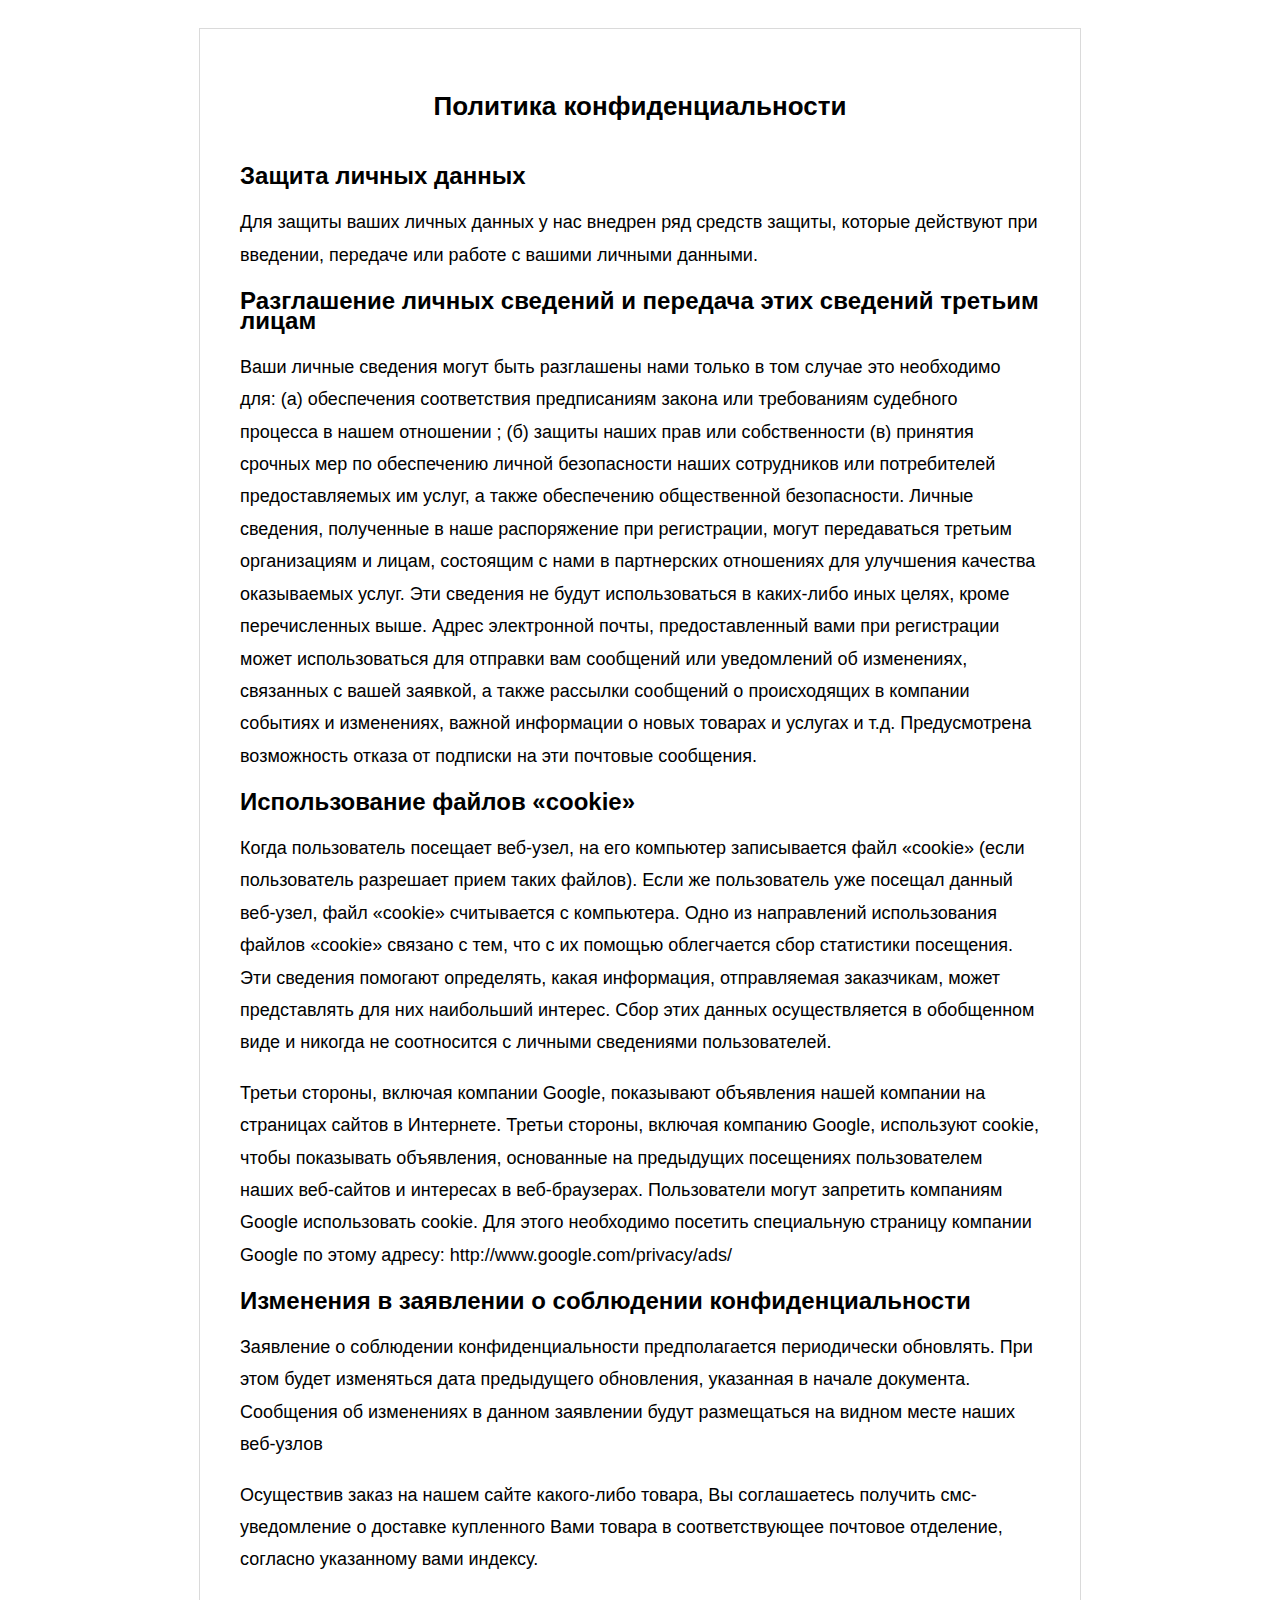
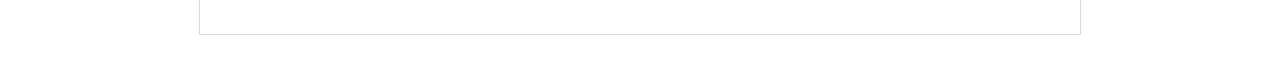
<file: politics.html>
<html>
  <head>
    <meta charset="UTF-8" />
    <meta name="viewport" content="width=device-width, initial-scale=1.0" />
  </head>

  <style>
    body {
      font-family: "Arial";
      padding: 20px;
    }
    .politic {
      max-width: 800px;
      margin: 0px auto;
      padding: 20px 40px 40px 40px;
      border: 1px solid #dadada;
      line-height: 20px;
    }
    h1 {
      font-size: 26px;
      font-weight: bold;
      text-align: center;
      padding: 30px;
    }
    p {
      font-size: 18px;
      line-height: 1.8em;
    }

    @media (max-width: 900px) {
      p {
        font-size: 14px;
        line-height: 1.5em;
        text-align: justify;
        padding: 10px 10px;
      }
      body {
        padding: 0px;
      }
      .politic {
        max-width: 100%;
        margin: 0px auto;
        padding: 0;
        border: 0px solid #dadada;
        line-height: 20px;
      }
      h1 {
        font-size: 20px;
        font-weight: bold;
        text-align: center;
        padding: 5px;
        line-height: 25px;
      }
    }
  </style>
  <body>
    <div class="politic">
      <h1>Политика конфиденциальности</h1>

      <h2>Защита личных данных</h2>
      <p>
        Для защиты ваших личных данных у нас внедрен ряд средств защиты, которые
        действуют при введении, передаче или работе с вашими личными данными.
      </p>

      <h2>
        Разглашение личных сведений и передача этих сведений третьим лицам
      </h2>
      <p>
        Ваши личные сведения могут быть разглашены нами только в том случае это
        необходимо для: (а) обеспечения соответствия предписаниям закона или
        требованиям судебного процесса в нашем отношении ; (б) защиты наших прав
        или собственности (в) принятия срочных мер по обеспечению личной
        безопасности наших сотрудников или потребителей предоставляемых им
        услуг, а также обеспечению общественной безопасности. Личные сведения,
        полученные в наше распоряжение при регистрации, могут передаваться
        третьим организациям и лицам, состоящим с нами в партнерских отношениях
        для улучшения качества оказываемых услуг. Эти сведения не будут
        использоваться в каких-либо иных целях, кроме перечисленных выше. Адрес
        электронной почты, предоставленный вами при регистрации может
        использоваться для отправки вам сообщений или уведомлений об изменениях,
        связанных с вашей заявкой, а также рассылки сообщений о происходящих в
        компании событиях и изменениях, важной информации о новых товарах и
        услугах и т.д. Предусмотрена возможность отказа от подписки на эти
        почтовые сообщения.
      </p>

      <h2>Использование файлов «cookie»</h2>
      <p>
        Когда пользователь посещает веб-узел, на его компьютер записывается файл
        «cookie» (если пользователь разрешает прием таких файлов). Если же
        пользователь уже посещал данный веб-узел, файл «cookie» считывается с
        компьютера. Одно из направлений использования файлов «cookie» связано с
        тем, что с их помощью облегчается сбор статистики посещения. Эти
        сведения помогают определять, какая информация, отправляемая заказчикам,
        может представлять для них наибольший интерес. Сбор этих данных
        осуществляется в обобщенном виде и никогда не соотносится с личными
        сведениями пользователей.
      </p>
      <p>
        Третьи стороны, включая компании Google, показывают объявления нашей
        компании на страницах сайтов в Интернете. Третьи стороны, включая
        компанию Google, используют cookie, чтобы показывать объявления,
        основанные на предыдущих посещениях пользователем наших веб-сайтов и
        интересах в веб-браузерах. Пользователи могут запретить компаниям Google
        использовать cookie. Для этого необходимо посетить специальную страницу
        компании Google по этому адресу: http://www.google.com/privacy/ads/
      </p>

      <h2>Изменения в заявлении о соблюдении конфиденциальности</h2>
      <p>
        Заявление о соблюдении конфиденциальности предполагается периодически
        обновлять. При этом будет изменяться дата предыдущего обновления,
        указанная в начале документа. Сообщения об изменениях в данном заявлении
        будут размещаться на видном месте наших веб-узлов
      </p>
      <p>
        Осуществив заказ на нашем сайте какого-либо товара, Вы соглашаетесь
        получить смс-уведомление о доставке купленного Вами товара в
        соответствующее почтовое отделение, согласно указанному вами индексу.
      </p>
    </div>
  </body>
</html>
</file>
<file: style.css>
/* Reset and Base Styles */
* {
    margin: 0;
    padding: 0;
    box-sizing: border-box;
}

body {
    font-family: 'Segoe UI', Tahoma, Geneva, Verdana, sans-serif;
    line-height: 1.6;
    color: #333;
    overflow-x: hidden;
}

.container {
    max-width: 1200px;
    margin: 0 auto;
    padding: 0 20px;
}

/* Header */
.header {
    position: fixed;
    top: 0;
    width: 100%;
    background: rgba(255, 255, 255, 0.95);
    backdrop-filter: blur(10px);
    z-index: 1000;
    box-shadow: 0 2px 20px rgba(0, 0, 0, 0.1);
    transition: all 0.3s ease;
}

.nav {
    display: flex;
    justify-content: space-between;
    align-items: center;
    padding: 1rem 0;
}

.logo h1 {
    background: linear-gradient(135deg, #667eea 0%, #764ba2 100%);
    -webkit-background-clip: text;
    -webkit-text-fill-color: transparent;
    background-clip: text;
    font-size: 2rem;
    font-weight: bold;
}

.nav-menu {
    display: flex;
    list-style: none;
    gap: 2rem;
}

.nav-link {
    text-decoration: none;
    color: #333;
    font-weight: 500;
    transition: color 0.3s ease;
    position: relative;
}

.nav-link:hover {
    color: #667eea;
}

.nav-link::after {
    content: '';
    position: absolute;
    width: 0;
    height: 2px;
    bottom: -5px;
    left: 0;
    background: linear-gradient(135deg, #667eea 0%, #764ba2 100%);
    transition: width 0.3s ease;
}

.nav-link:hover::after {
    width: 100%;
}

.hamburger {
    display: none;
    flex-direction: column;
    cursor: pointer;
}

.hamburger span {
    width: 25px;
    height: 3px;
    background: #333;
    margin: 3px 0;
    transition: 0.3s;
}

/* Hero Section */
.hero {
    position: relative;
    min-height: 100vh;
    display: flex;
    align-items: center;
    overflow: hidden;
}

.hero-background {
    position: absolute;
    top: 0;
    left: 0;
    width: 100%;
    height: 100%;
    background: linear-gradient(135deg, #667eea 0%, #764ba2 100%);
    opacity: 0.1;
    z-index: -1;
}

.hero-content {
    display: grid;
    grid-template-columns: 1fr 1fr;
    gap: 4rem;
    align-items: center;
    padding: 6rem 0 2rem;
}

.hero-title {
    font-size: 3.5rem;
    font-weight: bold;
    margin-bottom: 1rem;
    background: linear-gradient(135deg, #667eea 0%, #764ba2 100%);
    -webkit-background-clip: text;
    -webkit-text-fill-color: transparent;
    background-clip: text;
    line-height: 1.2;
}

.hero-subtitle {
    font-size: 1.3rem;
    color: #666;
    margin-bottom: 2rem;
}

.hero-features {
    list-style: none;
    margin-bottom: 2.5rem;
}

.hero-features li {
    font-size: 1.1rem;
    margin-bottom: 0.8rem;
    padding-left: 1rem;
}

.hero-cta {
    display: flex;
    align-items: center;
    gap: 1.5rem;
    flex-wrap: wrap;
}

.btn {
    padding: 15px 30px;
    border: none;
    border-radius: 50px;
    font-size: 1.1rem;
    font-weight: 600;
    cursor: pointer;
    transition: all 0.3s ease;
    text-decoration: none;
    display: inline-block;
    text-align: center;
}

.btn-primary {
    background: linear-gradient(135deg, #667eea 0%, #764ba2 100%);
    color: white;
    box-shadow: 0 8px 25px rgba(102, 126, 234, 0.3);
}

.btn-primary:hover {
    transform: translateY(-3px);
    box-shadow: 0 12px 35px rgba(102, 126, 234, 0.4);
}

.price {
    font-size: 2rem;
    font-weight: bold;
    color: #e74c3c;
}

.hero-image {
    text-align: center;
}

.main-product-image {
    max-width: 100%;
    height: auto;
    border-radius: 20px;
    box-shadow: 0 20px 60px rgba(0, 0, 0, 0.1);
    transition: transform 0.3s ease;
}

.main-product-image:hover {
    transform: scale(1.05);
}

/* Section Styles */
.section-title {
    font-size: 2.5rem;
    text-align: center;
    margin-bottom: 3rem;
    background: linear-gradient(135deg, #667eea 0%, #764ba2 100%);
    -webkit-background-clip: text;
    -webkit-text-fill-color: transparent;
    background-clip: text;
}

/* Features Section */
.features {
    padding: 6rem 0;
    background: #f8f9fa;
}

.features-grid {
    display: grid;
    grid-template-columns: repeat(auto-fit, minmax(300px, 1fr));
    gap: 2rem;
}

.feature-card {
    background: white;
    padding: 2.5rem;
    border-radius: 20px;
    text-align: center;
    box-shadow: 0 10px 30px rgba(0, 0, 0, 0.1);
    transition: transform 0.3s ease, box-shadow 0.3s ease;
}

.feature-card:hover {
    transform: translateY(-10px);
    box-shadow: 0 20px 50px rgba(0, 0, 0, 0.15);
}

.feature-icon {
    font-size: 3rem;
    margin-bottom: 1.5rem;
}

.feature-card h3 {
    font-size: 1.5rem;
    margin-bottom: 1rem;
    color: #333;
}

.feature-card p {
    color: #666;
    line-height: 1.6;
}

/* Specifications Section */
.specifications {
    padding: 6rem 0;
}

.spec-content {
    display: grid;
    grid-template-columns: 1fr 1fr;
    gap: 4rem;
    align-items: center;
}

.spec-list {
    display: flex;
    flex-direction: column;
    gap: 1rem;
}

.spec-item {
    display: flex;
    justify-content: space-between;
    padding: 1rem;
    background: #f8f9fa;
    border-radius: 10px;
    border-left: 4px solid #667eea;
}

.spec-label {
    font-weight: 600;
    color: #333;
}

.spec-value {
    color: #667eea;
    font-weight: 500;
}

.spec-image img {
    width: 100%;
    border-radius: 20px;
    box-shadow: 0 20px 60px rgba(0, 0, 0, 0.1);
}

/* Gallery Section */
.gallery {
    padding: 6rem 0;
    background: #f8f9fa;
}

.gallery-grid {
    display: grid;
    grid-template-columns: repeat(auto-fit, minmax(250px, 1fr));
    gap: 2rem;
}

.gallery-item {
    cursor: pointer;
    border-radius: 15px;
    overflow: hidden;
    box-shadow: 0 10px 30px rgba(0, 0, 0, 0.1);
    transition: transform 0.3s ease;
}

.gallery-item:hover {
    transform: scale(1.05);
}

.gallery-item img {
    width: 100%;
    object-fit: cover;
    transition: transform 0.3s ease;
}

.gallery-item:hover img {
    transform: scale(1.1);
}

/* Benefits Section */
.benefits {
    padding: 6rem 0;
}

.benefits-grid {
    display: grid;
    grid-template-columns: repeat(auto-fit, minmax(250px, 1fr));
    gap: 2rem;
}

.benefit-item {
    text-align: center;
    padding: 2rem;
}

.benefit-item h3 {
    font-size: 1.5rem;
    margin-bottom: 1rem;
    color: #333;
}

.benefit-item p {
    color: #666;
    line-height: 1.6;
}

/* Contact Section */
.contact {
    padding: 6rem 0;
    background: linear-gradient(135deg, #667eea 0%, #764ba2 100%);
    color: white;
}

.contact .section-title {
    color: white;
    -webkit-text-fill-color: white;
}

.contact-content {
    display: grid;
    grid-template-columns: 1fr 1fr;
    gap: 4rem;
}

.contact-info h3 {
    font-size: 1.8rem;
    margin-bottom: 2rem;
}

.contact-item {
    display: flex;
    align-items: center;
    gap: 1rem;
    margin-bottom: 1.5rem;
    font-size: 1.1rem;
}

.contact-icon {
    font-size: 1.5rem;
}

.price-block {
    width: 100%;
    margin-bottom: 10px;
    padding: 2rem;
    background: #7453ad;
    border-radius: 15px;
    text-align: center;
}

.price-main {
    font-size: 3rem;
    font-weight: bold;
    color: #fff;
}

.price-old {
    font-size: 1.5rem;
    text-decoration: line-through;
    color: rgba(255, 255, 255, 0.7);
    margin-top: 0.5rem;
}

.discount {
    background: #e74c3c;
    color: white;
    padding: 0.5rem 1rem;
    border-radius: 25px;
    font-weight: bold;
    margin-top: 1rem;
    display: inline-block;
}

.contact-form {
    display: flex;
    flex-direction: column;
    gap: 1.5rem;
}

.contact-form input,
.contact-form textarea {
    padding: 15px;
    border: none;
    border-radius: 10px;
    font-size: 1rem;
    background: rgba(255, 255, 255, 0.9);
    transition: background 0.3s ease;
}

.contact-form input:focus,
.contact-form textarea:focus {
    outline: none;
    background: white;
}

/* Footer */
.footer {
    background: #2c3e50;
    color: white;
    padding: 3rem 0 1rem;
}

.footer-content {
    display: grid;
    grid-template-columns: repeat(auto-fit, minmax(250px, 1fr));
    gap: 2rem;
    margin-bottom: 2rem;
}

.footer-section h3,
.footer-section h4 {
    margin-bottom: 1rem;
}

.footer-section ul {
    list-style: none;
}

.footer-section ul li {
    margin-bottom: 0.5rem;
}

.footer-section a {
    color: #bdc3c7;
    text-decoration: none;
    transition: color 0.3s ease;
}

.footer-section a:hover {
    color: white;
}

.footer-bottom {
    border-top: 1px solid #34495e;
    padding-top: 1rem;
    text-align: center;
    color: #bdc3c7;
}

/* Modal */
.modal {
    display: none;
    position: fixed;
    z-index: 2000;
    left: 0;
    top: 0;
    width: 100%;
    height: 100%;
    background: rgba(0, 0, 0, 0.8);
    backdrop-filter: blur(5px);
}

.modal-content {
    display: block;
    margin: auto;
    max-width: 90%;
    max-height: 90%;
    border-radius: 10px;
    margin-top: 5%;
}

.close {
    position: absolute;
    top: 20px;
    right: 35px;
    color: white;
    font-size: 40px;
    font-weight: bold;
    cursor: pointer;
    transition: color 0.3s ease;
}

.close:hover {
    color: #ccc;
}

/* Animations */
@keyframes fadeInUp {
    from {
        opacity: 0;
        transform: translateY(50px);
    }
    to {
        opacity: 1;
        transform: translateY(0);
    }
}

.animate-on-scroll {
    animation: fadeInUp 0.8s ease forwards;
}

/* Responsive Design */
@media (max-width: 768px) {
    .hamburger {
        display: flex;
    }
    
    .nav-menu {
        position: fixed;
        left: -100%;
        top: 70px;
        flex-direction: column;
        background: white;
        width: 100%;
        text-align: center;
        transition: 0.3s;
        box-shadow: 0 10px 27px rgba(0, 0, 0, 0.05);
        padding: 2rem 0;
    }
    
    .nav-menu.active {
        left: 0;
    }
    
    .hero-content {
        grid-template-columns: 1fr;
        text-align: center;
        gap: 2rem;
    }
    
    .hero-title {
        font-size: 2.5rem;
    }
    
    .spec-content {
        grid-template-columns: 1fr;
        gap: 2rem;
    }
    
    .contact-content {
        grid-template-columns: 1fr;
        gap: 2rem;
    }
    
    .hero-cta {
        justify-content: center;
    }
    
    .features-grid {
        grid-template-columns: 1fr;
    }
    
    .benefits-grid {
        grid-template-columns: 1fr;
    }
    
    .gallery-grid {
        grid-template-columns: repeat(auto-fit, minmax(200px, 1fr));
    }
}

@media (max-width: 480px) {
    .container {
        padding: 0 15px;
    }
    
    .hero-title {
        font-size: 2rem;
    }
    
    .section-title {
        font-size: 2rem;
    }
    
    .feature-card {
        padding: 1.5rem;
    }
    
    .price {
        font-size: 1.5rem;
    }
    
    .hero-cta {
        flex-direction: column;
        align-items: center;
    }
}
</file>
